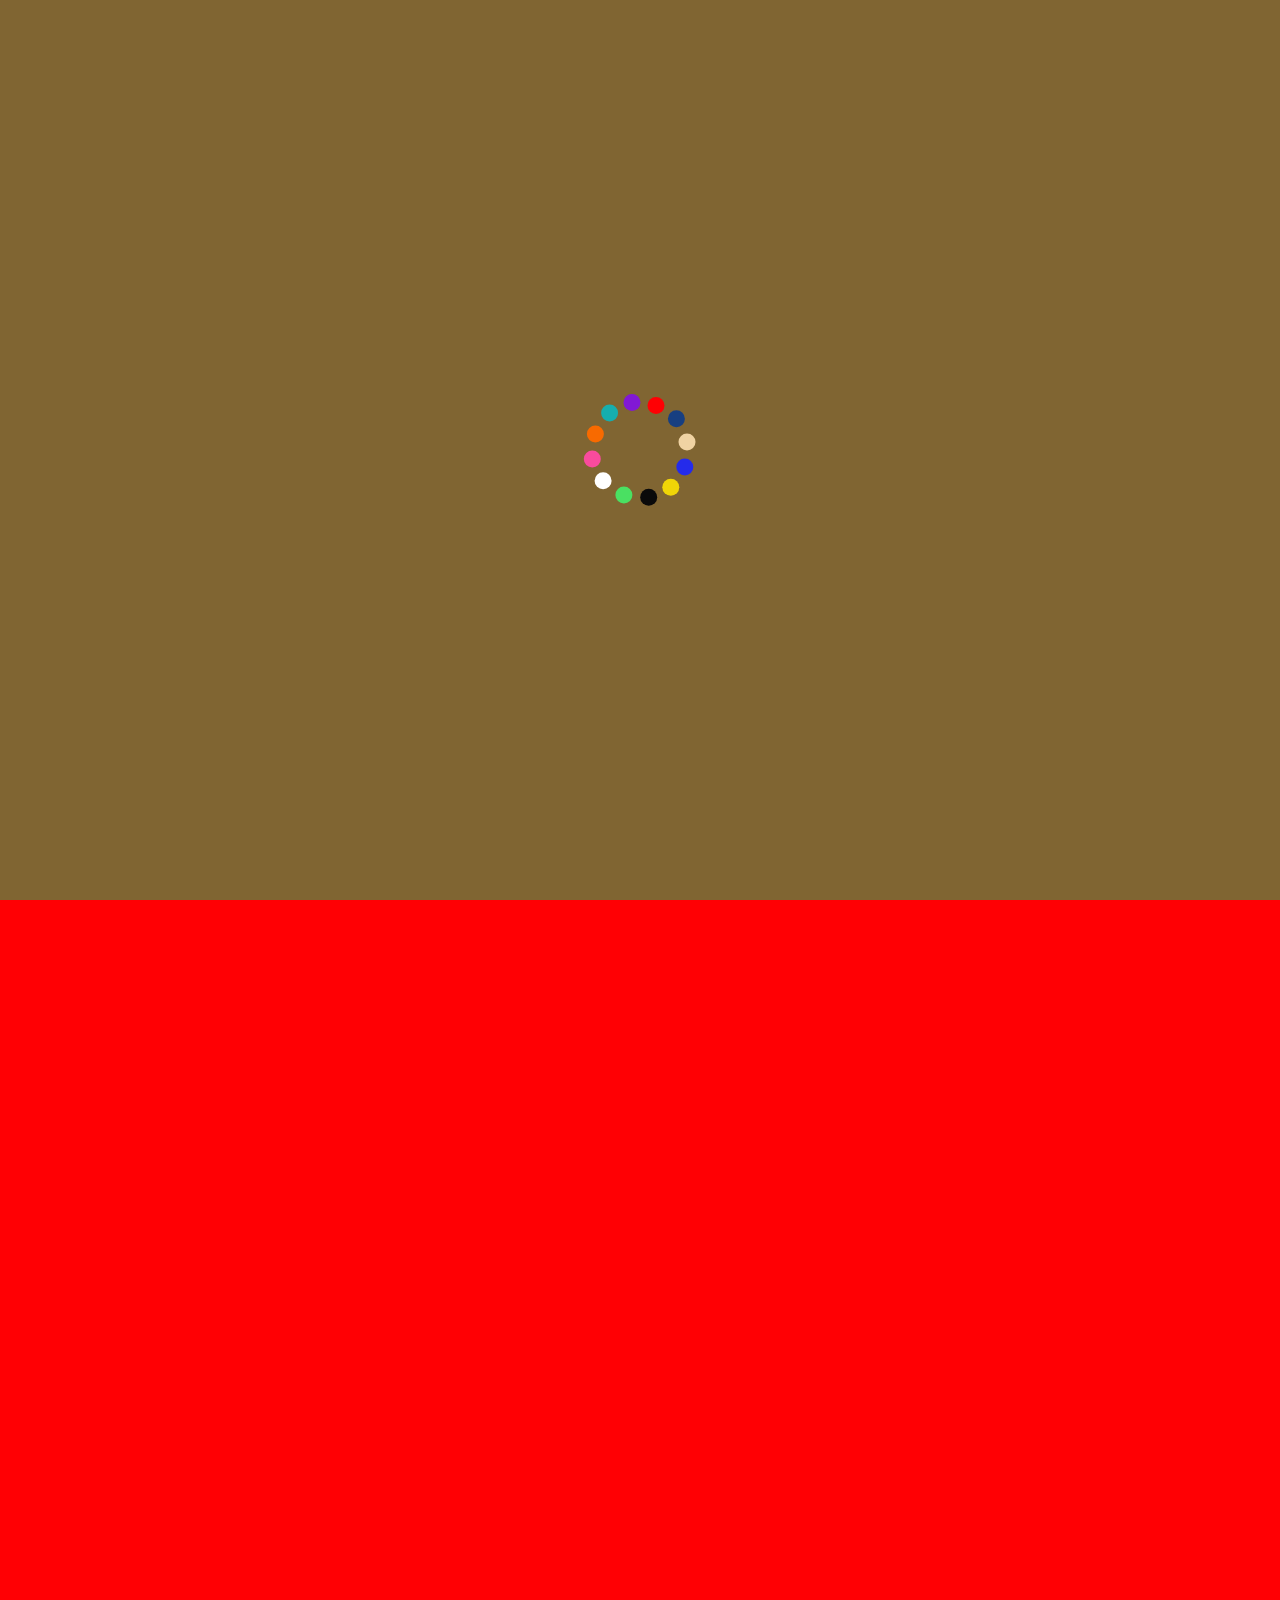
<file: index.html>
<!doctype html>
<html lang="en">
<head>
<meta charset="utf-8">
<meta name="viewport" content="width=device-width, initial-scale=1">
<meta name="theme-color" content="#ff5959">
<title>Shake&amp;Settle</title>
<meta name="description" content="A library of free browser tools to design, preview and export seamless looping videos.">
<script src="shared/palette.js"></script>
<link rel="stylesheet" href="shared/theme.css">
<link rel="stylesheet" href="shared/landing.css">
<link rel="icon" type="image/png" sizes="32x32" href="shared/favicon-32.png">
<link rel="icon" type="image/svg+xml" href="shared/favicon.svg">
<link rel="apple-touch-icon" href="shared/site-icon-180.png">
</head>
<body class="landing">
<div class="shell">
  <aside class="side" aria-label="Introduction and palette">
    <header class="side__head">
      <div class="head__logo"><svg viewBox="0 0 26 34" fill="none" aria-hidden="true" focusable="false" xmlns="http://www.w3.org/2000/svg"><path d="M4.47199 18.8558C4.61387 19.3509 4.82348 19.7448 5.10081 20.0374C5.37815 20.33 5.69276 20.545 6.04465 20.6823C6.40636 20.8019 6.80241 20.8595 7.23281 20.8553C7.65926 20.8372 8.08567 20.7671 8.51205 20.645C8.80088 20.5622 9.10443 20.4529 9.4227 20.317C9.73704 20.1674 10.0189 19.9825 10.2683 19.7622C10.5178 19.5419 10.7052 19.2872 10.8308 18.9982C10.9524 18.6955 10.96 18.3584 10.8536 17.9871C10.7393 17.5882 10.516 17.3024 10.1837 17.1297C9.86523 16.9531 9.47602 16.8414 9.01611 16.7946C8.55619 16.7478 8.04717 16.7373 7.48905 16.7633C6.93093 16.7893 6.36199 16.8035 5.78223 16.8059C5.19266 16.826 4.60896 16.8147 4.03113 16.7719C3.44936 16.7154 2.90684 16.588 2.40357 16.3899C1.9003 16.1918 1.45101 15.8964 1.05568 15.5037C0.670163 15.0932 0.380845 14.551 0.187724 13.8771C-0.0290446 13.1206 -0.0580829 12.422 0.100609 11.7812C0.269113 11.1227 0.561484 10.5328 0.977721 10.0117C1.39396 9.49059 1.90656 9.04603 2.51551 8.67805C3.12446 8.31007 3.75904 8.03149 4.41923 7.84231C5.18945 7.6216 5.95091 7.50014 6.7036 7.47794C7.4661 7.43804 8.17761 7.53183 8.83812 7.75929C9.49863 7.98675 10.0738 8.35774 10.5635 8.87227C11.0631 9.3691 11.4351 10.0439 11.6794 10.8966L8.54351 11.7952C8.38988 11.363 8.18916 11.0261 7.94134 10.7846C7.70728 10.5391 7.43595 10.3713 7.12733 10.2811C6.8187 10.1909 6.48262 10.1607 6.11906 10.1905C5.76926 10.2163 5.39492 10.2864 4.99606 10.4007C4.73473 10.4756 4.48129 10.5779 4.23573 10.7078C3.99017 10.8377 3.77706 11.003 3.59641 11.2036C3.42952 11.4003 3.30686 11.6214 3.22844 11.8672C3.15001 12.1129 3.15613 12.3939 3.24678 12.7103C3.32954 12.9991 3.45156 13.2171 3.61283 13.3644C3.7741 13.5117 4.03458 13.6156 4.39427 13.6763C4.76772 13.733 5.25808 13.7562 5.86535 13.7459C6.48637 13.7317 7.29114 13.7094 8.27965 13.6792C8.5705 13.6554 8.97829 13.6501 9.50303 13.6635C10.0376 13.6591 10.5909 13.7462 11.1629 13.9246C11.735 14.103 12.2698 14.4111 12.7673 14.849C13.2747 15.2692 13.6466 15.8919 13.8831 16.7171C14.0762 17.391 14.1249 18.0543 14.0291 18.7068C13.9333 19.3594 13.6852 19.9737 13.2847 20.5499C12.894 21.1083 12.3471 21.6148 11.6439 22.0693C10.9544 22.5199 10.1076 22.8891 9.1036 23.1768C8.29211 23.4093 7.4717 23.5328 6.64236 23.5472C5.83071 23.5714 5.06809 23.4551 4.35449 23.1982C3.65464 22.9373 3.03821 22.5261 2.50518 21.9644C1.97215 21.4027 1.58245 20.6661 1.33608 19.7544L4.47199 18.8558Z" fill="currentColor"/><path d="M21.6071 0.285659C22.1567 0.490158 22.6391 0.752819 23.0535 1.07485C23.4814 1.40194 23.815 1.77871 24.0539 2.20343C24.311 2.61955 24.4608 3.0794 24.5024 3.58308C24.5573 4.09201 24.4792 4.62855 24.2697 5.19176C23.9554 6.03638 23.4431 6.65465 22.7325 7.04664C22.0353 7.44368 21.2522 7.70164 20.3835 7.82115L21.3884 10.7832C21.6356 10.5699 21.8523 10.3375 22.0375 10.0858C22.2276 9.82084 22.3971 9.54779 22.5471 9.26784L25.0211 10.1882C24.7146 10.8068 24.3354 11.376 23.883 11.8946C23.4307 12.413 22.9082 12.8525 22.3165 13.2123L23.969 17.6968L20.4689 16.3948L19.8334 14.5319C19.0473 14.8806 18.273 15.0739 17.5111 15.1111C16.7629 15.1532 15.9799 15.0218 15.1621 14.7176C14.5184 14.4782 13.9428 14.1579 13.436 13.7556C12.9428 13.3585 12.5557 12.9014 12.2747 12.3848C11.9987 11.8547 11.8373 11.2827 11.7905 10.6699C11.7487 10.0438 11.8546 9.38838 12.109 8.70452C12.2985 8.19511 12.5581 7.76511 12.8869 7.41433C13.2209 7.05007 13.5977 6.75481 14.0174 6.52931C14.4555 6.2954 14.9192 6.11666 15.4078 5.99313C15.8964 5.86963 16.3864 5.78488 16.8769 5.73838C16.6626 5.12446 16.5084 4.53301 16.4148 3.96397C16.3346 3.39991 16.4114 2.80249 16.6458 2.17231C16.8303 1.67615 17.0985 1.26392 17.4493 0.936454C17.8134 0.614142 18.2223 0.377471 18.6755 0.225603C19.1338 0.0603229 19.6116 -0.0146928 20.1089 0.0023738C20.6247 0.0110623 21.1243 0.106077 21.6071 0.285659ZM17.6968 8.1502C17.4023 8.16269 17.1068 8.1974 16.8107 8.25506C16.5145 8.31278 16.2342 8.40759 15.9716 8.5389C15.7092 8.67018 15.4729 8.83416 15.2625 9.03054C15.0655 9.232 14.9119 9.48015 14.8022 9.77515C14.7074 10.0299 14.669 10.2979 14.6864 10.5792C14.7223 10.8519 14.8015 11.1103 14.9243 11.3543C15.0522 11.5851 15.2174 11.7997 15.4188 11.9967C15.6386 12.1853 15.8827 12.3298 16.1508 12.4295C16.6602 12.619 17.1451 12.6691 17.6053 12.5809C18.084 12.4842 18.561 12.3104 19.036 12.0597L17.6968 8.1502ZM21.0374 2.24829C20.6888 2.11859 20.342 2.12741 19.9974 2.27401C19.6578 2.4072 19.4177 2.66144 19.2781 3.0369C19.1086 3.49268 19.0851 3.9263 19.2067 4.3378C19.3284 4.74943 19.4608 5.17286 19.6043 5.60787C20.1013 5.50274 20.5458 5.35512 20.9371 5.16488C21.3417 4.97958 21.6413 4.62482 21.8358 4.10194C21.9752 3.72678 21.961 3.35542 21.7928 2.98776C21.6379 2.62488 21.3859 2.37802 21.0374 2.24829Z" fill-rule="evenodd" clip-rule="evenodd" fill="currentColor"/><path d="M13.9168 25.5301C13.6432 25.9665 13.4902 26.3856 13.4577 26.7875C13.4253 27.1893 13.4756 27.567 13.6085 27.9206C13.7612 28.2696 13.9829 28.6028 14.2736 28.9202C14.572 29.2255 14.909 29.4959 15.2848 29.7315C15.5394 29.8911 15.8235 30.044 16.1372 30.19C16.4586 30.3239 16.7845 30.4101 17.1151 30.4485C17.4456 30.4869 17.7604 30.4562 18.0593 30.3566C18.3658 30.2448 18.6216 30.0252 18.8269 29.698C19.0473 29.3464 19.1107 28.9893 19.0172 28.6267C18.9358 28.2717 18.7589 27.9075 18.4865 27.534C18.214 27.1606 17.8817 26.7749 17.4894 26.377C17.0972 25.979 16.7065 25.5652 16.3174 25.1355C15.9085 24.7102 15.527 24.2683 15.1727 23.8098C14.8261 23.3392 14.5584 22.8505 14.3695 22.3436C14.1807 21.8368 14.1003 21.3051 14.1284 20.7486C14.1762 20.1875 14.3863 19.61 14.7588 19.016C15.1768 18.3493 15.6772 17.8609 16.26 17.5509C16.8626 17.2363 17.4968 17.0598 18.1626 17.0213C18.8284 16.9828 19.5017 17.0672 20.1823 17.2744C20.863 17.4817 21.4942 17.7677 22.0761 18.1325C22.7549 18.5581 23.354 19.0435 23.8734 19.5887C24.4126 20.1294 24.8182 20.7215 25.0902 21.3649C25.3623 22.0083 25.4705 22.6841 25.4149 23.3923C25.379 24.096 25.1255 24.8236 24.6542 25.5751L21.8905 23.8422C22.1094 23.4391 22.226 23.0647 22.2401 22.7189C22.2664 22.3808 22.21 22.0667 22.0709 21.7769C21.9318 21.487 21.7297 21.2168 21.4646 20.9661C21.2117 20.7231 20.9095 20.4914 20.5579 20.271C20.3276 20.1266 20.0821 20.0064 19.8214 19.9105C19.5607 19.8146 19.2953 19.7664 19.0254 19.766C18.7676 19.7733 18.521 19.8298 18.2858 19.9356C18.0506 20.0414 17.8456 20.2337 17.6708 20.5125C17.5111 20.7671 17.4304 21.0036 17.4286 21.222C17.4268 21.4403 17.5235 21.7036 17.7187 22.0118C17.926 22.3275 18.2363 22.7079 18.6497 23.1528C19.0752 23.6054 19.6295 24.1893 20.3124 24.9046C20.5245 25.1051 20.8008 25.405 21.1415 25.8044C21.5019 26.1992 21.8068 26.669 22.0562 27.2139C22.3057 27.7587 22.4337 28.3625 22.4404 29.0252C22.4667 29.6835 22.2519 30.3762 21.7959 31.1035C21.4234 31.6975 20.9625 32.1769 20.4129 32.5416C19.8634 32.9063 19.2405 33.1321 18.5443 33.2191C17.8677 33.3015 17.1255 33.233 16.3174 33.0134C15.5215 32.8015 14.6811 32.4181 13.7962 31.8632C13.081 31.4148 12.441 30.8869 11.8762 30.2794C11.3159 29.6917 10.893 29.0465 10.6073 28.344C10.3338 27.649 10.228 26.9155 10.2897 26.1437C10.3515 25.3718 10.6393 24.5897 11.153 23.7972L13.9168 25.5301Z" fill="currentColor"/></svg></div>
      <h1 class="head__title"><span>Shake&amp;Settle</span></h1>
    </header>
    <div class="side__mid">
      <div class="mid__text">
        <p class="small head__a">A library of browser-based tools to design, preview and export seamless looping videos. Free to use, with no account and nothing to install.</p>
        <p class="small head__b">Contact me for any suggestion or improvement. I build and maintain it all, so enjoy exploring!</p>
        <p class="head__c" aria-hidden="true">↓</p>
      </div>
    </div>
    <!-- Each dot is one palette. --x/--y = position in the free area of the panel (percent); --mx/--my = same on small screens. -->
    <div class="dots" id="dots" role="radiogroup" aria-label="Color palette">
      <button class="dot" role="radio" data-p="red" aria-label="Red" style="--x:9.35%;--y:9.56%;--mx:8.33%;--my:12.59%"></button>
      <button class="dot" role="radio" data-p="purple" aria-label="Purple" style="--x:36.61%;--y:19.31%;--mx:39.87%;--my:20.63%"></button>
      <button class="dot" role="radio" data-p="teal" aria-label="Teal" style="--x:86.95%;--y:7.19%;--mx:77.31%;--my:10.27%"></button>
      <button class="dot" role="radio" data-p="orange" aria-label="Orange" style="--x:87.18%;--y:26.44%;--mx:96.79%;--my:27.95%"></button>
      <button class="dot" role="radio" data-p="pink" aria-label="Pink" style="--x:41.22%;--y:69.56%;--mx:50.13%;--my:71.88%"></button>
      <button class="dot" role="radio" data-p="white" aria-label="White" style="--x:15.13%;--y:33.19%;--mx:11.41%;--my:34.38%"></button>
      <button class="dot" role="radio" data-p="green" aria-label="Green" style="--x:68.02%;--y:37.94%;--mx:60.64%;--my:35.27%"></button>
      <button class="dot" role="radio" data-p="black" aria-label="Black" style="--x:68.02%;--y:77.06%;--mx:62.18%;--my:86.16%"></button>
      <button class="dot" role="radio" data-p="yellow" aria-label="Yellow" style="--x:14.67%;--y:61.44%;--mx:17.31%;--my:67.77%"></button>
      <button class="dot" role="radio" data-p="blue" aria-label="Blue" style="--x:10.97%;--y:84.44%;--mx:15.77%;--my:90.46%"></button>
      <button class="dot" role="radio" data-p="sand" aria-label="Sand" style="--x:89.26%;--y:86.81%;--mx:87.31%;--my:91.88%"></button>
      <button class="dot" role="radio" data-p="midnight" aria-label="Midnight" style="--x:88.34%;--y:64.31%;--mx:84.49%;--my:64.38%"></button>
    </div>
    <footer id="credits" class="credits"></footer>
  </aside>
  <main id="tools" class="tools" aria-label="Tools"></main>
</div>
<script src="shared/landing.js"></script>
<script src="shared/credits.js"></script>
<script src="shared/leave.js"></script>
<script src="shared/smooth-scroll.js"></script>
</body>
</html>
</file>
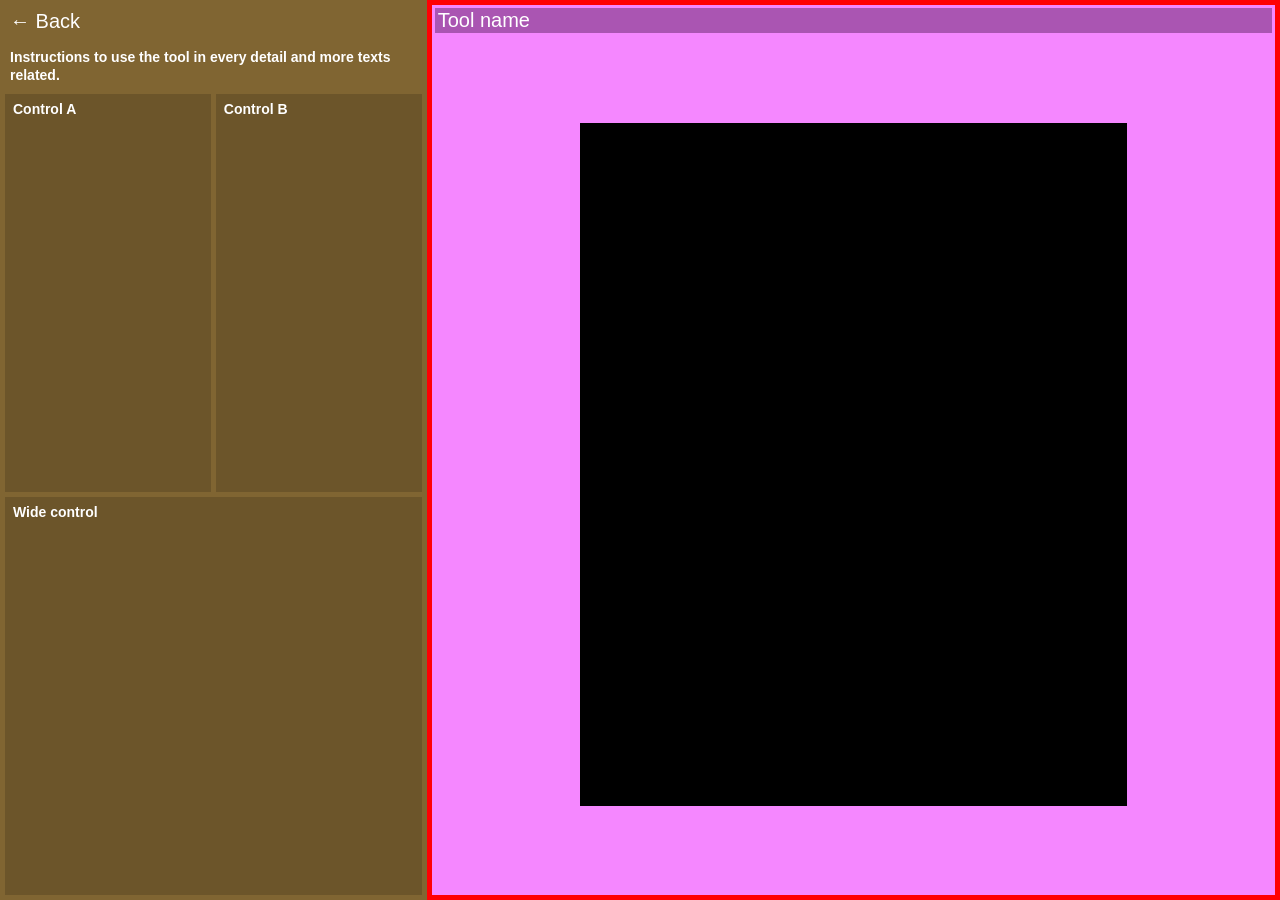
<file: tools/_template/index.html>
<!doctype html>
<html lang="en" class="is-tool" data-card="1">
<head>
<meta charset="utf-8">
<meta name="viewport" content="width=device-width, initial-scale=1">
<meta name="theme-color" content="#ff5959">
<script src="../../shared/palette.js"></script>
<title>Tool name — Shake &amp; Settle</title>
<link rel="stylesheet" href="../../shared/theme.css">
<link rel="stylesheet" href="../../shared/tool.css">
<link rel="icon" type="image/png" sizes="32x32" href="../../shared/favicon-32.png">
<link rel="icon" type="image/svg+xml" href="../../shared/favicon.svg">
<link rel="apple-touch-icon" href="../../shared/site-icon-180.png">
</head>
<body class="toolpage">
<header class="toolhead">
  <div class="toolhead__side">
    <a class="title back" href="../../">← Back</a>
    <p class="small instructions">Instructions to use the tool in every detail and more texts related.</p>
  </div>
  <h1 class="title toolhead__title"></h1>
</header>
<div class="toolgrid grid6">
  <aside class="menu" aria-label="Controls">
    <!-- Each control group is a .block (add .full for a full-width one). -->
    <div class="block"><label>Control A</label></div>
    <div class="block"><label>Control B</label></div>
    <div class="block full"><label>Wide control</label></div>
  </aside>
  <section class="stage" aria-label="Artwork">
    <!-- --ar = width / height of the real artwork frame (4:5 = 0.8). Change it from JS for other ratios. -->
    <div class="artwork" id="artwork" style="--ar:0.8"></div>
  </section>
</div>
<script src="../../shared/tool.js"></script>
<script src="../../shared/leave.js"></script>
<script src="../../shared/smooth-scroll.js"></script>
</body>
</html>
</file>
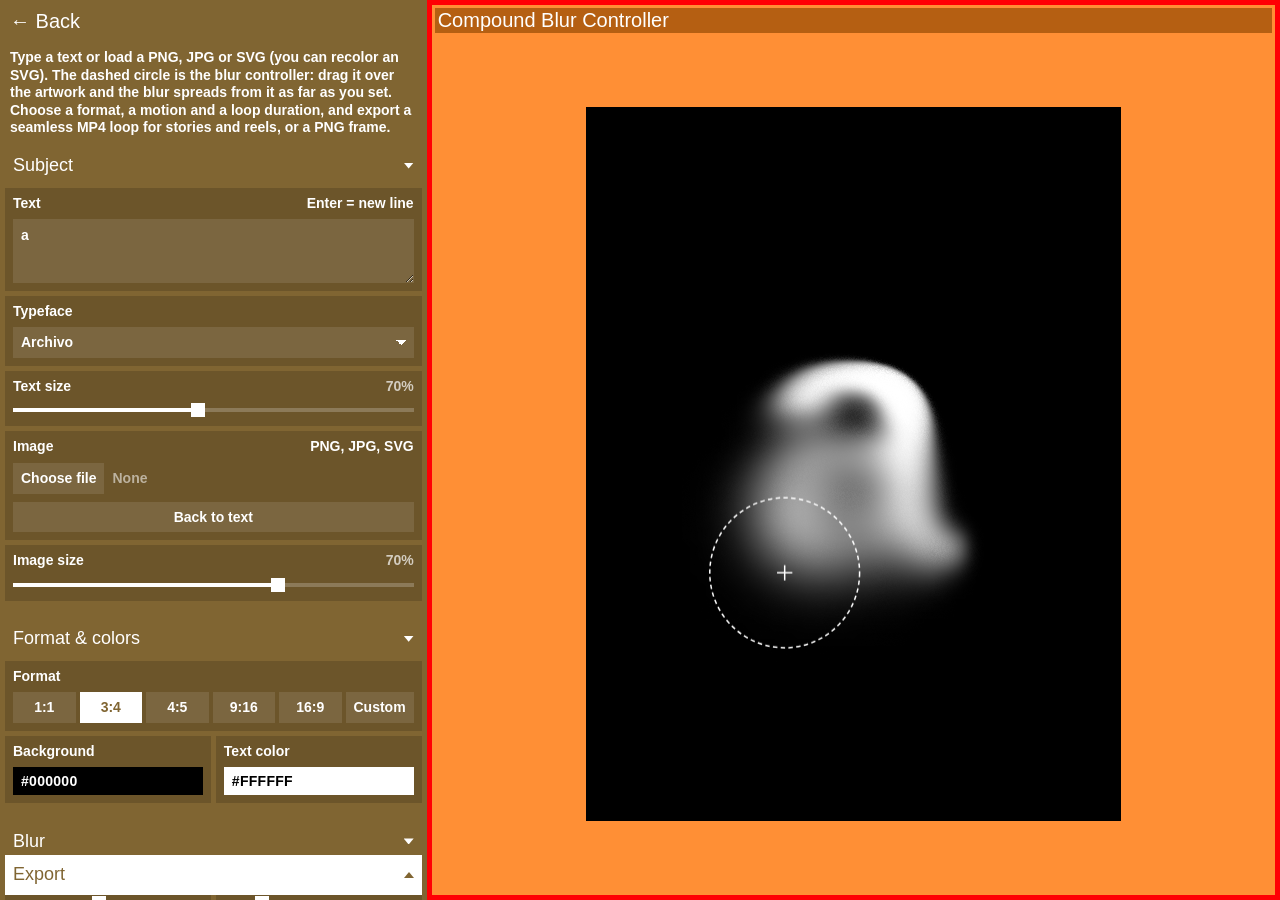
<file: tools/compound-blur/index.html>
<!doctype html>
<html lang="en" class="is-tool" data-card="5">
<head>
<meta charset="utf-8">
<meta name="viewport" content="width=device-width, initial-scale=1">
<meta name="theme-color" content="#ff5959">
<script src="../../shared/palette.js"></script>
<title>Compound Blur Controller — Shake &amp; Settle</title>
<link rel="icon" type="image/png" sizes="32x32" href="../../shared/favicon-32.png">
<link rel="icon" type="image/svg+xml" href="../../shared/favicon.svg">
<link rel="apple-touch-icon" href="../../shared/site-icon-180.png">
<link rel="stylesheet" href="../../shared/theme.css">
<link rel="stylesheet" href="../../shared/tool.css">
<link rel="stylesheet" href="../../shared/tool-controls.css">
<link rel="stylesheet" href="style.css">
</head>
<body class="toolpage">
<header class="toolhead">
  <div class="toolhead__side">
    <a class="title back" href="../../">← Back</a>
    <p class="small instructions">Type a text or load a PNG, JPG or SVG (you can recolor an SVG). The dashed circle is the blur controller: drag it over the artwork and the blur spreads from it as far as you set. Choose a format, a motion and a loop duration, and export a seamless MP4 loop for stories and reels, or a PNG frame.</p>
  </div>
  <h1 class="title toolhead__title"></h1>
</header>

<div class="toolgrid grid6">
  <aside class="menu" aria-label="Controls">
    <div class="block full" data-sec="Subject" data-open><div class="t">Text <span>Enter = new line</span></div><textarea id="text" data-k="text" rows="2">a</textarea></div>
    <div class="block full"><div class="t">Typeface</div><select id="font" data-k="font"></select></div>
    <div class="block full"><div class="t">Text size <output></output></div><input type="range" id="tsize" data-k="tsize" min="10" max="140"></div>
    <div class="block full"><div class="t">Image <span>PNG, JPG, SVG</span></div>
      <input type="file" id="imgfile" accept=".png,.jpg,.jpeg,.svg,image/png,image/jpeg,image/svg+xml" aria-label="Image">
      <button type="button" class="btn" id="useText">Back to text</button></div>
    <div class="block full"><div class="t">Image size <output></output></div><input type="range" id="isize" data-k="isize" min="10" max="100"></div>
    <div class="block full" id="svgBlock" hidden><div class="t">SVG colors <span>click one to change it</span></div>
      <div class="svgcols" id="svgList"></div>
      <div class="pair"><input type="color" id="svgAll" value="#ffffff" aria-label="One color for the whole SVG"><button type="button" class="btn" id="svgApply">Apply to all</button></div>
      <div class="btns fill"><button type="button" id="svgReset">Reset colors</button></div></div>

    <div class="block full" data-sec="Format &amp; colors" data-open><div class="t">Format</div>
      <div class="btns fill" id="ratios"><button data-r="1:1">1:1</button><button data-r="3:4" class="on">3:4</button><button data-r="4:5">4:5</button><button data-r="9:16">9:16</button><button data-r="16:9">16:9</button><button data-r="custom">Custom</button></div></div>
    <div class="block full" id="customSize" hidden><div class="t">Custom size (px)</div><div class="sizerow"><input type="number" id="cw" min="64" max="4096" step="2" value="1080" inputmode="numeric" aria-label="Width in pixels"><span aria-hidden="true">×</span><input type="number" id="ch" min="64" max="4096" step="2" value="1350" inputmode="numeric" aria-label="Height in pixels"></div><div class="note">Exported at exactly this size (even numbers, 64 to 4096 px). Quality is not used here.</div></div>
    <div class="block"><div class="t">Background</div><input type="color" id="bg" data-k="bg"></div>
    <div class="block"><div class="t">Text color</div><input type="color" id="tc" data-k="tc"></div>

    <div class="block" data-sec="Blur" data-open><div class="t">Blur amount <output></output></div><input type="range" id="amount" data-k="amount" min="0" max="100"></div>
    <div class="block"><div class="t">Core size <output></output></div><input type="range" id="radius" data-k="radius" min="0" max="80"></div>
    <div class="block full"><div class="t">Spread <output></output></div><input type="range" id="spread" data-k="spread" min="0" max="400"></div>
    <div class="block"><div class="t">Falloff <output></output></div><input type="range" id="falloff" data-k="falloff" min="0.3" max="3" step="0.05"></div>
    <div class="block"><div class="t">Grain <output></output></div><input type="range" id="grain" data-k="grain" min="0" max="10" step="0.5"></div>
    <div class="block"><label class="chk"><input type="checkbox" id="invert" data-k="invert">Sharp inside, blur outside</label></div>
    <div class="block"><label class="chk"><input type="checkbox" id="guide" data-k="guide">Show controller</label></div>

    <div class="block full" data-sec="Motion" data-open><div class="t">Motion</div>
      <select id="mode" data-k="mode">
        <option value="still">Still</option>
        <option value="orbit">Orbit</option>
        <option value="eight">Figure eight</option>
        <option value="sweep">Sweep</option>
        <option value="pendulum">Pendulum</option>
        <option value="wander">Wander</option>
        <option value="breathe">Breathe</option>
        <option value="focus">Rack focus</option>
      </select></div>
    <div class="block"><div class="t">Direction</div><select id="dir" data-k="dir"><option value="1">Clockwise</option><option value="-1">Counter-clockwise</option></select></div>
    <div class="block"><div class="t">Path size <output></output></div><input type="range" id="amp" data-k="amp" min="0" max="60"></div>
    <div class="block full"><div class="t">Loop duration <output></output></div><input type="range" id="T" data-k="T" min="2" max="20" step="0.5"></div>
    <div class="block"><div class="t">Radius pulse <output></output></div><input type="range" id="pulseR" data-k="pulseR" min="0" max="100"></div>
    <div class="block"><div class="t">Blur pulse <output></output></div><input type="range" id="pulseB" data-k="pulseB" min="0" max="100"></div>
    <div class="block full"><div class="btns fill"><button type="button" id="rand">Random motion</button><button type="button" id="play">Pause</button></div></div>

    <div class="block" data-sec="Export"><div class="t">Quality</div>
      <select id="quality" data-k="quality" aria-label="Quality (short side)"><option value="1080" selected>1080 · Full HD</option><option value="1440">1440 · 2K</option></select></div>
    <div class="block"><div class="t">Frame rate</div>
      <select id="fps" aria-label="Frame rate"><option value="60" selected>60 fps · as preview</option><option value="30">30 fps · lighter</option></select></div>
    <div class="block full">
      <button type="button" class="btn solid" id="vid">Export loop (MP4)</button>
      <div class="btns fill"><button type="button" id="png">PNG · this frame</button></div>
      <div class="note" id="status"></div>
      <div class="note" id="specs"></div>
    </div>
  </aside>

  <section class="stage" aria-label="Artwork">
    <div class="artwork" id="art" style="--ar:.75"><canvas id="cv"></canvas><canvas class="guide" id="guideCv"></canvas></div>
  </section>
</div>

<script src="../../shared/tool.js"></script>
<script src="../../shared/persist.js"></script>
<script src="../../shared/vendor/mp4-muxer-5.1.3.js"></script>
<script src="../../shared/video-export.js"></script>
<script src="blur.js"></script>
<script src="../../shared/leave.js"></script>
<script src="../../shared/smooth-scroll.js"></script>
</body>
</html>
</file>
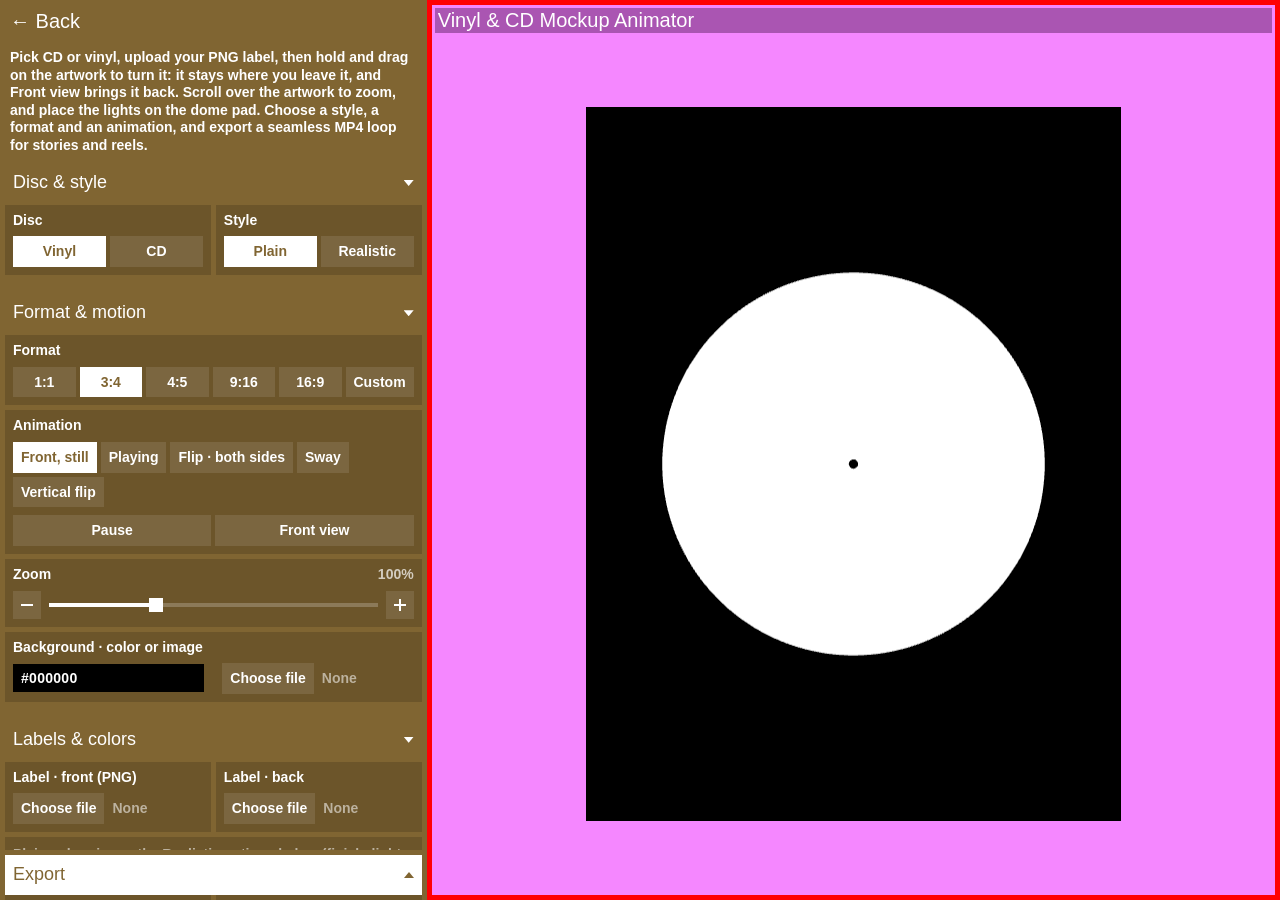
<file: tools/disc-spin/index.html>
<!doctype html>
<html lang="en" class="is-tool" data-card="1">
<head>
<meta charset="utf-8">
<meta name="viewport" content="width=device-width, initial-scale=1">
<meta name="theme-color" content="#ff5959">
<script src="../../shared/palette.js"></script>
<title>Vinyl &amp; CD Mockup Animator — Shake &amp; Settle</title>
<link rel="icon" type="image/png" sizes="32x32" href="../../shared/favicon-32.png">
<link rel="icon" type="image/svg+xml" href="../../shared/favicon.svg">
<link rel="apple-touch-icon" href="../../shared/site-icon-180.png">
<link rel="stylesheet" href="../../shared/theme.css">
<link rel="stylesheet" href="../../shared/tool.css">
<link rel="stylesheet" href="../../shared/tool-controls.css">
<link rel="stylesheet" href="style.css">
</head>
<body class="toolpage">
<header class="toolhead">
  <div class="toolhead__side">
    <a class="title back" href="../../">← Back</a>
    <p class="small instructions">Pick CD or vinyl, upload your PNG label, then hold and drag on the artwork to turn it: it stays where you leave it, and Front view brings it back. Scroll over the artwork to zoom, and place the lights on the dome pad. Choose a style, a format and an animation, and export a seamless MP4 loop for stories and reels.</p>
  </div>
  <h1 class="title toolhead__title"></h1>
</header>

<div class="toolgrid grid6">
  <aside class="menu" aria-label="Controls">

    <div class="block" data-sec="Disc &amp; style" data-open>
      <div class="t">Disc</div>
      <div class="btns fill"><button id="tVN" class="on">Vinyl</button><button id="tCD">CD</button></div>
    </div>

    <div class="block">
      <div class="t">Style</div>
      <div class="btns fill"><button id="sPlain" class="on">Plain</button><button id="sReal">Realistic</button></div>
    </div>

    <div class="block full" data-sec="Format &amp; motion" data-open>
      <div class="t">Format</div>
      <div class="btns fill" id="ratios">
        <button data-r="1:1">1:1</button><button data-r="3:4" class="on">3:4</button><button data-r="4:5">4:5</button><button data-r="9:16">9:16</button><button data-r="16:9">16:9</button><button data-r="custom">Custom</button>
      </div>
    </div>
    <div class="block full" id="customSize" hidden><div class="t">Custom size (px)</div><div class="sizerow"><input type="number" id="cw" min="64" max="4096" step="2" value="1080" inputmode="numeric" aria-label="Width in pixels"><span aria-hidden="true">×</span><input type="number" id="ch" min="64" max="4096" step="2" value="1350" inputmode="numeric" aria-label="Height in pixels"></div><div class="note">Exported at exactly this size (even numbers, 64 to 4096 px). Quality is not used here.</div></div>

    <div class="block full">
      <div class="t">Animation</div>
      <div class="btns" id="anims">
        <button data-a="frontal" class="on">Front, still</button><button data-a="girar">Playing</button><button data-a="volteo-y">Flip · both sides</button><button data-a="balanceo">Sway</button><button data-a="volteo-x">Vertical flip</button>
      </div>
      <div class="btns fill"><button id="pause">Pause</button><button id="center">Front view</button></div>
    </div>

    <div class="block full"><div class="t">Zoom <output id="zv">100%</output></div><div class="zrow"><button id="zOut" class="zb zb--minus" aria-label="Smaller"></button><input type="range" id="zoom" min="0.3" max="2.5" step="0.01" value="1"><button id="zIn" class="zb zb--plus" aria-label="Bigger"></button></div></div>

    <div class="block full"><div class="t">Background · color or image</div><div class="pair"><input type="color" id="bg" value="#000000"><input type="file" id="bgImg" accept="image/png,image/jpeg,image/webp" aria-label="Background image"></div><button class="btn" id="bgClear" hidden>Remove background image</button></div>

    <div class="block" data-sec="Labels &amp; colors" data-open><div class="t">Label · front (PNG)</div><input type="file" id="fLabF" accept="image/png,image/webp,image/jpeg"></div>
    <div class="block"><div class="t">Label · back</div><input type="file" id="fLabB" accept="image/png,image/webp,image/jpeg"></div>

    <div class="block full" id="offNote" hidden><div class="note">Plain colors is on: the Realistic options below (finish, lights, wear) are switched off. Set Style to Realistic to use them.</div></div>

    <div class="group" id="optPlain">
      <div class="block"><div class="t">Disc color</div><input type="color" id="pBody" value="#ffffff"></div>
      <div class="block"><div class="t">Label color</div><input type="color" id="pLabel" value="#ffffff"></div>
    </div>

    <div class="group" id="optCD" hidden>
      <div class="block"><div class="t">Rainbow</div><input type="range" id="iri" min="0" max="1" step="0.01" value="0.9"></div>
      <div class="block"><div class="t">Plastic translucency</div><input type="range" id="trans" min="0" max="0.6" step="0.01" value="0.3"></div>
    </div>

    <div class="group" id="optVN">
      <div class="block"><div class="t">Vinyl color</div><input type="color" id="vColor" value="#17171c"></div>
      <div class="block"><div class="t">Color 2</div><input type="color" id="vColor2" value="#e8e8e8"></div>
      <div class="block"><div class="t">Finish</div><select id="vFinish"><option value="solid">Solid</option><option value="marble">Marble</option><option value="splatter">Splatter</option><option value="half">Half &amp; half</option></select></div>
      <div class="block"><div class="t">Pattern</div><button class="btn" id="vSeed">Shuffle pattern</button></div>
      <div class="block"><div class="t">Glitter <output id="glitv">0.00</output></div><input type="range" id="glit" min="0" max="1" step="0.01" value="0"></div>
      <div class="block"><div class="t">Glitter color</div><input type="color" id="glitC" value="#fff3d1"></div>
      <div class="block"><div class="t">Transparency <output id="vtrv">0.00</output></div><input type="range" id="vTr" min="0" max="0.9" step="0.01" value="0"></div>
      <div class="block"><div class="t">Track gaps <output id="gapsv">4</output></div><input type="range" id="gaps" min="0" max="8" step="1" value="4"></div>
      <div class="block"><div class="t">Dust &amp; scratches <output id="dustv">0.50</output></div><input type="range" id="dust" min="0" max="1" step="0.01" value="0.5"></div>
      <div class="block"><div class="t">Groove texture <output id="grvv">0.50</output></div><input type="range" id="grv" min="0" max="1" step="0.01" value="0.5"></div>
      <div class="block"><div class="t">Label paper <output id="lpv">0.45</output></div><input type="range" id="lp" min="0" max="1" step="0.01" value="0.45"></div>
      <div class="block"><div class="t">Paper grain size <output id="lpsv">1.0</output></div><input type="range" id="lps" min="0" max="3" step="0.5" value="1"></div>
      <div class="block full"><div class="t">Label ring width <output id="lpwv">3.0</output></div><input type="range" id="lpw" min="0.5" max="8" step="0.1" value="3"></div>
      <div class="block full"><div class="t">Reflectivity <output id="reflv">0.50</output></div><input type="range" id="refl" min="0" max="1" step="0.01" value="0.5"></div>
    </div>

    <div class="group" data-sec="Lights" id="optLights">
    <div class="block full"><div class="t">Brightness <output id="brv">1.00</output></div><input type="range" id="bright" min="0.4" max="2.2" step="0.01" value="1"></div>

    <div class="block full">
      <div class="t">Lights <output id="lhint">drag the dots</output></div>
      <div class="lightpad" id="pad" aria-label="Light positions"><span class="lp-disc"></span></div>
      <div class="btns fill" id="lsel"><button data-l="0" class="on">Light 1</button><button data-l="1">Light 2</button><button data-l="2">Light 3</button></div>
      <div class="btns fill" id="lpre"><button data-p="studio">Studio</button><button data-p="top">Top</button><button data-p="side">Side</button><button data-p="rim">Rim</button><button data-p="drama">Drama</button></div>
      <div class="lrow"><label class="chk"><input type="checkbox" id="lOn" checked>On</label><label class="chk"><input type="checkbox" id="lBack">Behind the disc</label><input type="color" id="lColor" value="#ffffff"></div>
      <div class="pair">
        <div class="cell"><div class="t">Intensity <output id="liv">1.50</output></div><input type="range" id="lInt" min="0" max="4" step="0.05" value="1.5"></div>
        <div class="cell"><div class="t">Distance <output id="ldv">7.0</output></div><input type="range" id="lDist" min="3" max="16" step="0.1" value="7"></div>
      </div>
      <div class="btns fill"><button id="aim">Place by clicking the disc</button></div>
    </div>

    </div>

    <div class="block" data-sec="Export"><div class="t">Quality</div>
      <select id="res" aria-label="Quality (short side)"><option value="1080" selected>1080 · Full HD</option><option value="1440">1440 · 2K</option></select></div>
    <div class="block"><div class="t">Frame rate</div>
      <select id="fps" aria-label="Frame rate"><option value="60" selected>60 fps · as preview</option><option value="30">30 fps · lighter</option></select></div>
    <div class="block full">
      <button class="btn solid" id="exp">Export loop (MP4)</button>
      <div class="note" id="status"></div>
      <div class="note" id="specs"></div>
    </div>
  </aside>

  <section class="stage" id="viewer" aria-label="Artwork">
    <div class="artwork interactive" id="stage" style="--ar:0.75"><canvas id="gl"></canvas></div>
  </section>
</div>

<script src="../../shared/tool.js"></script>
<script src="../../shared/vendor/three-r128.min.js"></script>
<script src="../../shared/vendor/mp4-muxer-5.1.3.js"></script>
<script src="../../shared/video-export.js"></script>
<script src="../../shared/persist.js"></script>
<script src="disc.js"></script>
<script src="../../shared/leave.js"></script>
<script src="../../shared/smooth-scroll.js"></script>
</body>
</html>
</file>
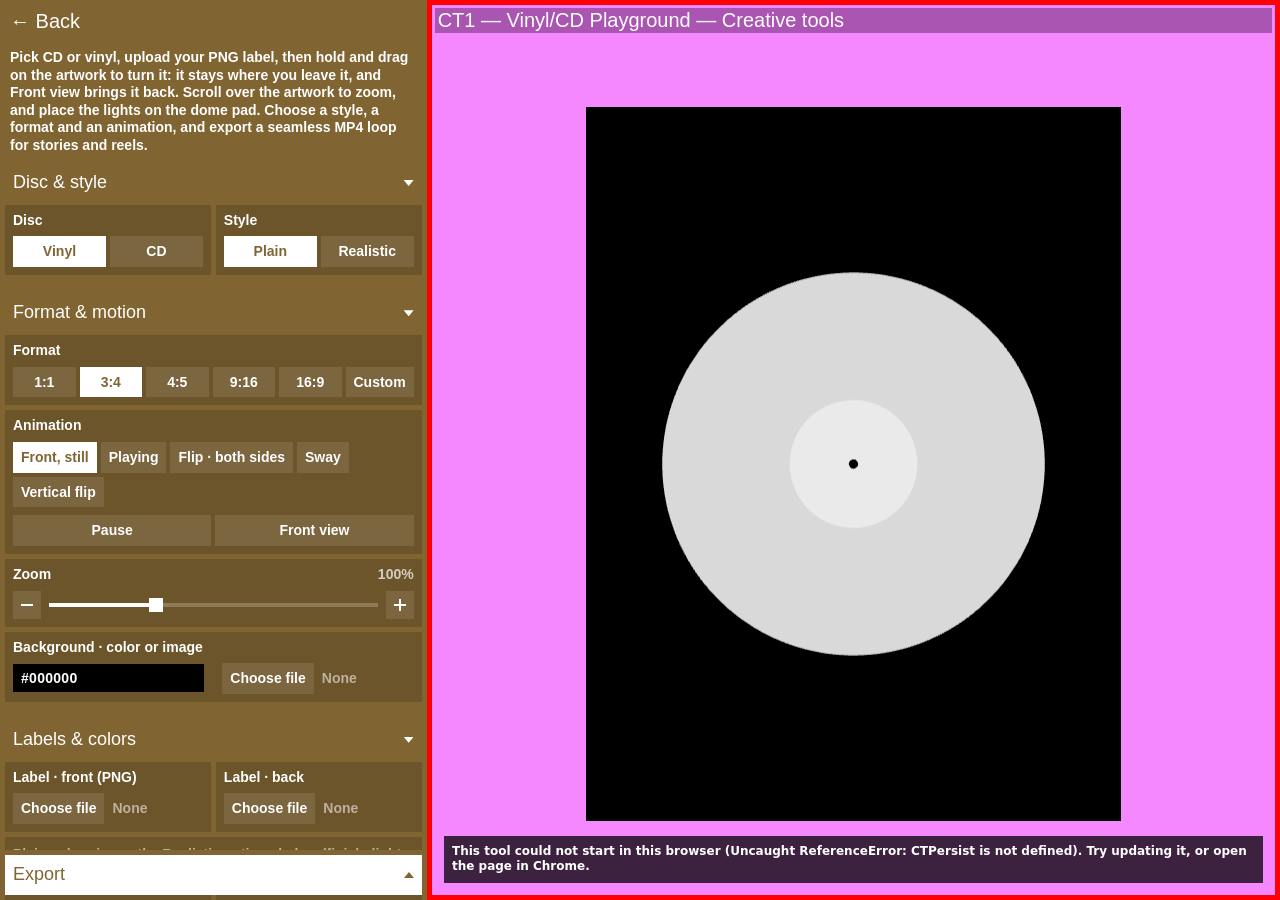
<file: tools/disc-viewer/index.html>
<!doctype html>
<html lang="en" class="is-tool" data-card="1">
<head>
<meta charset="utf-8">
<meta name="viewport" content="width=device-width, initial-scale=1">
<meta name="theme-color" content="#ff5959">
<script src="../../shared/palette.js"></script>
<title>CT1 — Vinyl/CD Playground — Creative tools</title>
<link rel="icon" type="image/png" sizes="64x64" href="../../shared/favicon-64.png">
<link rel="icon" type="image/png" sizes="32x32" href="../../shared/favicon-32.png">
<link rel="apple-touch-icon" href="../../shared/site-icon-180.png">
<link rel="stylesheet" href="../../shared/theme.css">
<link rel="stylesheet" href="../../shared/tool.css">
<link rel="stylesheet" href="../../shared/tool-controls.css">
<link rel="stylesheet" href="style.css">
</head>
<body class="toolpage">
<header class="toolhead">
  <div class="toolhead__side">
    <a class="title back" href="../../">← Back</a>
    <p class="small instructions">Pick CD or vinyl, upload your PNG label, then hold and drag on the artwork to turn it: it stays where you leave it, and Front view brings it back. Scroll over the artwork to zoom, and place the lights on the dome pad. Choose a style, a format and an animation, and export a seamless MP4 loop for stories and reels.</p>
  </div>
  <h1 class="title toolhead__title"></h1>
</header>

<div class="toolgrid grid6">
  <aside class="menu" aria-label="Controls">

    <div class="block" data-sec="Disc &amp; style" data-open>
      <div class="t">Disc</div>
      <div class="btns fill"><button id="tVN" class="on">Vinyl</button><button id="tCD">CD</button></div>
    </div>

    <div class="block">
      <div class="t">Style</div>
      <div class="btns fill"><button id="sPlain" class="on">Plain</button><button id="sReal">Realistic</button></div>
    </div>

    <div class="block full" data-sec="Format &amp; motion" data-open>
      <div class="t">Format</div>
      <div class="btns fill" id="ratios">
        <button data-r="1:1">1:1</button><button data-r="3:4" class="on">3:4</button><button data-r="4:5">4:5</button><button data-r="9:16">9:16</button><button data-r="16:9">16:9</button><button data-r="custom">Custom</button>
      </div>
    </div>
    <div class="block full" id="customSize" hidden><div class="t">Custom size (px)</div><div class="sizerow"><input type="number" id="cw" min="64" max="4096" step="2" value="1080" inputmode="numeric" aria-label="Width in pixels"><span aria-hidden="true">×</span><input type="number" id="ch" min="64" max="4096" step="2" value="1350" inputmode="numeric" aria-label="Height in pixels"></div><div class="note">Exported at exactly this size (even numbers, 64 to 4096 px). Quality is not used here.</div></div>

    <div class="block full">
      <div class="t">Animation</div>
      <div class="btns" id="anims">
        <button data-a="frontal" class="on">Front, still</button><button data-a="girar">Playing</button><button data-a="volteo-y">Flip · both sides</button><button data-a="balanceo">Sway</button><button data-a="volteo-x">Vertical flip</button>
      </div>
      <div class="btns fill"><button id="pause">Pause</button><button id="center">Front view</button></div>
    </div>

    <div class="block full"><div class="t">Zoom <output id="zv">100%</output></div><div class="zrow"><button id="zOut" class="zb zb--minus" aria-label="Smaller"></button><input type="range" id="zoom" min="0.3" max="2.5" step="0.01" value="1"><button id="zIn" class="zb zb--plus" aria-label="Bigger"></button></div></div>

    <div class="block full"><div class="t">Background · color or image</div><div class="pair"><input type="color" id="bg" value="#000000"><input type="file" id="bgImg" accept="image/png,image/jpeg,image/webp" aria-label="Background image"></div><button class="btn" id="bgClear" hidden>Remove background image</button></div>

    <div class="block" data-sec="Labels &amp; colors" data-open><div class="t">Label · front (PNG)</div><input type="file" id="fLabF" accept="image/png,image/webp,image/jpeg"></div>
    <div class="block"><div class="t">Label · back</div><input type="file" id="fLabB" accept="image/png,image/webp,image/jpeg"></div>

    <div class="block full" id="offNote" hidden><div class="note">Plain colors is on: the Realistic options below (finish, lights, wear) are switched off. Set Style to Realistic to use them.</div></div>

    <div class="group" id="optPlain">
      <div class="block"><div class="t">Disc color</div><input type="color" id="pBody" value="#d9d9d9"></div>
      <div class="block"><div class="t">Label color</div><input type="color" id="pLabel" value="#eaeaea"></div>
    </div>

    <div class="group" id="optCD" hidden>
      <div class="block"><div class="t">Rainbow</div><input type="range" id="iri" min="0" max="1" step="0.01" value="0.9"></div>
      <div class="block"><div class="t">Plastic translucency</div><input type="range" id="trans" min="0" max="0.6" step="0.01" value="0.3"></div>
    </div>

    <div class="group" id="optVN">
      <div class="block"><div class="t">Vinyl color</div><input type="color" id="vColor" value="#17171c"></div>
      <div class="block"><div class="t">Color 2</div><input type="color" id="vColor2" value="#e8e8e8"></div>
      <div class="block"><div class="t">Finish</div><select id="vFinish"><option value="solid">Solid</option><option value="marble">Marble</option><option value="splatter">Splatter</option><option value="half">Half &amp; half</option></select></div>
      <div class="block"><div class="t">Pattern</div><button class="btn" id="vSeed">Shuffle pattern</button></div>
      <div class="block"><div class="t">Glitter <output id="glitv">0.00</output></div><input type="range" id="glit" min="0" max="1" step="0.01" value="0"></div>
      <div class="block"><div class="t">Glitter color</div><input type="color" id="glitC" value="#fff3d1"></div>
      <div class="block"><div class="t">Transparency <output id="vtrv">0.00</output></div><input type="range" id="vTr" min="0" max="0.9" step="0.01" value="0"></div>
      <div class="block"><div class="t">Track gaps <output id="gapsv">4</output></div><input type="range" id="gaps" min="0" max="8" step="1" value="4"></div>
      <div class="block"><div class="t">Dust &amp; scratches <output id="dustv">0.50</output></div><input type="range" id="dust" min="0" max="1" step="0.01" value="0.5"></div>
      <div class="block"><div class="t">Groove texture <output id="grvv">0.50</output></div><input type="range" id="grv" min="0" max="1" step="0.01" value="0.5"></div>
      <div class="block"><div class="t">Label paper <output id="lpv">0.70</output></div><input type="range" id="lp" min="0" max="1" step="0.01" value="0.7"></div>
      <div class="block"><div class="t">Paper grain size <output id="lpsv">3.0</output></div><input type="range" id="lps" min="0.5" max="10" step="0.5" value="3"></div>
      <div class="block full"><div class="t">Reflectivity <output id="reflv">0.50</output></div><input type="range" id="refl" min="0" max="1" step="0.01" value="0.5"></div>
    </div>

    <div class="group" data-sec="Lights" id="optLights">
    <div class="block full"><div class="t">Brightness <output id="brv">1.00</output></div><input type="range" id="bright" min="0.4" max="2.2" step="0.01" value="1"></div>

    <div class="block full">
      <div class="t">Lights <output id="lhint">drag the dots</output></div>
      <div class="lightpad" id="pad" aria-label="Light positions"><span class="lp-disc"></span></div>
      <div class="btns fill" id="lsel"><button data-l="0" class="on">Light 1</button><button data-l="1">Light 2</button><button data-l="2">Light 3</button></div>
      <div class="btns fill" id="lpre"><button data-p="studio">Studio</button><button data-p="top">Top</button><button data-p="side">Side</button><button data-p="rim">Rim</button><button data-p="drama">Drama</button></div>
      <div class="lrow"><label class="chk"><input type="checkbox" id="lOn" checked>On</label><label class="chk"><input type="checkbox" id="lBack">Behind the disc</label><input type="color" id="lColor" value="#ffffff"></div>
      <div class="pair">
        <div class="cell"><div class="t">Intensity <output id="liv">1.50</output></div><input type="range" id="lInt" min="0" max="4" step="0.05" value="1.5"></div>
        <div class="cell"><div class="t">Distance <output id="ldv">7.0</output></div><input type="range" id="lDist" min="3" max="16" step="0.1" value="7"></div>
      </div>
      <div class="btns fill"><button id="aim">Place by clicking the disc</button></div>
    </div>

    </div>

    <div class="block" data-sec="Export"><div class="t">Quality</div>
      <select id="res" aria-label="Quality (short side)"><option value="1080" selected>1080 · Full HD</option><option value="1440">1440 · 2K</option></select></div>
    <div class="block"><div class="t">Frame rate</div>
      <select id="fps" aria-label="Frame rate"><option value="60" selected>60 fps · as preview</option><option value="30">30 fps · lighter</option></select></div>
    <div class="block full">
      <button class="btn solid" id="exp">Export loop (MP4)</button>
      <div class="note" id="status"></div>
      <div class="note" id="specs"></div>
    </div>
  </aside>

  <section class="stage" id="viewer" aria-label="Artwork">
    <div class="artwork interactive" id="stage" style="--ar:0.75"><canvas id="gl"></canvas></div>
  </section>
</div>

<script src="../../shared/tool.js"></script>
<script src="../../shared/vendor/three-r128.min.js"></script>
<script src="../../shared/vendor/mp4-muxer-5.1.3.js"></script>
<script src="../../shared/video-export.js"></script>
<script src="../../shared/persist.js"></script>
<script src="disc.js"></script>
<script src="../../shared/leave.js"></script>
<script src="../../shared/smooth-scroll.js"></script>
</body>
</html>
</file>
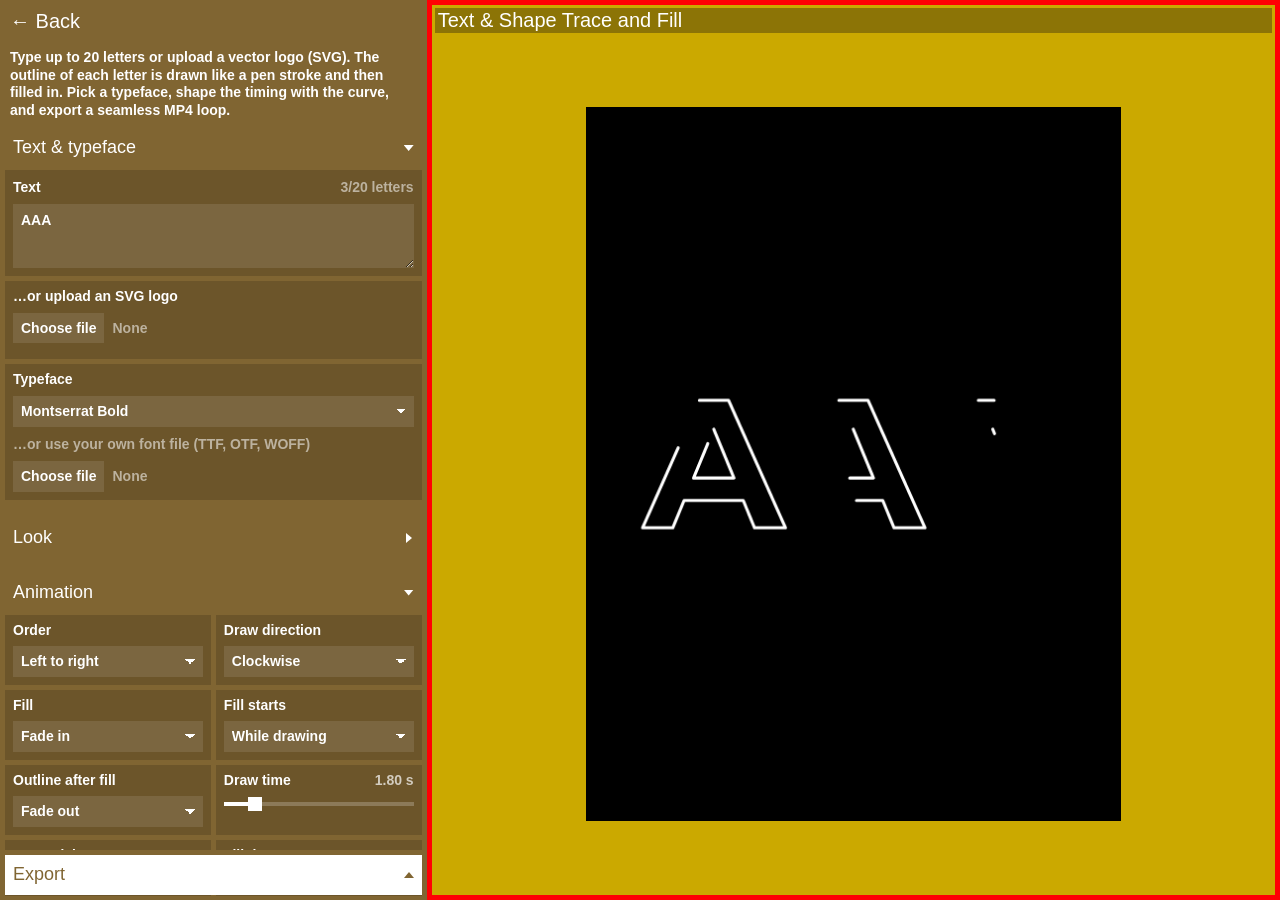
<file: tools/line-draw/index.html>
<!doctype html>
<html lang="en" class="is-tool" data-card="3">
<head>
<meta charset="utf-8">
<meta name="viewport" content="width=device-width, initial-scale=1">
<meta name="theme-color" content="#ff5959">
<script src="../../shared/palette.js"></script>
<title>Text &amp; Shape Trace and Fill — Shake &amp; Settle</title>
<link rel="icon" type="image/png" sizes="32x32" href="../../shared/favicon-32.png">
<link rel="icon" type="image/svg+xml" href="../../shared/favicon.svg">
<link rel="apple-touch-icon" href="../../shared/site-icon-180.png">
<link rel="stylesheet" href="../../shared/theme.css">
<link rel="stylesheet" href="../../shared/tool.css">
<link rel="stylesheet" href="../../shared/tool-controls.css">
<link rel="stylesheet" href="style.css">
</head>
<body class="toolpage">
<header class="toolhead">
  <div class="toolhead__side">
    <a class="title back" href="../../">← Back</a>
    <p class="small instructions">Type up to 20 letters or upload a vector logo (SVG). The outline of each letter is drawn like a pen stroke and then filled in. Pick a typeface, shape the timing with the curve, and export a seamless MP4 loop.</p>
  </div>
  <h1 class="title toolhead__title"></h1>
</header>

<div class="toolgrid grid6">
  <aside class="menu" aria-label="Controls">

    <div class="block full" data-sec="Text &amp; typeface" data-open>
      <div class="t">Text <span class="note" id="count"></span></div>
      <textarea id="text" aria-label="Text (max 20 letters, Enter for a new line)">AAA</textarea>
    </div>

    <div class="block full">
      <div class="t">…or upload an SVG logo</div>
      <input type="file" id="svgFile" accept=".svg,image/svg+xml">
      <div class="note" id="svgNote"></div>
      <button class="btn" id="clearSvg" style="display:none">Back to text</button>
      <label class="chk" id="keepRow" style="display:none"><input type="checkbox" id="keep">Keep the SVG's original colors</label>
    </div>

    <div class="block full">
      <div class="t">Typeface</div>
      <select id="font">
        <option value="montserrat-latin-300-normal.woff">Montserrat Light</option>
        <option value="montserrat-latin-700-normal.woff" selected>Montserrat Bold</option>
        <option value="playfair-display-latin-400-normal.woff">Playfair Display</option>
        <option value="playfair-display-latin-700-normal.woff">Playfair Display Bold</option>
        <option value="oswald-latin-700-normal.woff">Oswald Bold</option>
        <option value="bebas-neue-latin-400-normal.woff">Bebas Neue</option>
        <option value="space-mono-latin-700-normal.woff">Space Mono Bold</option>
      </select>
      <label class="note">…or use your own font file (TTF, OTF, WOFF)</label>
      <input type="file" id="fontFile" accept=".ttf,.otf,.woff">
    </div>

    <div class="block" data-sec="Look"><div class="t">Line color</div><input type="color" id="lc" value="#ffffff"></div>
    <div class="block"><div class="t">Fill color</div><input type="color" id="fc" value="#ffffff"></div>
    <div class="block"><div class="t">Background</div><input type="color" id="bg" value="#000000"></div>
    <div class="block"><div class="t">Line weight <output></output></div><input type="range" id="lw" min="0.5" max="6" step="0.1" value="2"></div>

    <div class="block full">
      <div class="t">Format</div>
      <div class="btns fill" id="ratios"></div>
    </div>
    <div class="block full" id="customSize" hidden><div class="t">Custom size (px)</div><div class="sizerow"><input type="number" id="cw" min="64" max="4096" step="2" value="1080" inputmode="numeric" aria-label="Width in pixels"><span aria-hidden="true">×</span><input type="number" id="ch" min="64" max="4096" step="2" value="1350" inputmode="numeric" aria-label="Height in pixels"></div><div class="note">Exported at exactly this size (even numbers, 64 to 4096 px). Quality is not used here.</div></div>

    <div class="block"><div class="t">Line position</div>
      <select id="align"><option value="center">Center</option><option value="inside">Inside</option><option value="outside">Outside</option></select></div>
    <div class="block" data-sec="Animation" data-open><div class="t">Order</div>
      <select id="order"><option value="ltr">Left to right</option><option value="rtl">Right to left</option><option value="center">Center out</option><option value="rand">Random</option></select></div>
    <div class="block"><div class="t">Draw direction</div>
      <select id="dir"><option value="cw">Clockwise</option><option value="ccw">Counter-clockwise</option></select></div>
    <div class="block"><div class="t">Fill</div>
      <select id="fillm"><option value="fade">Fade in</option><option value="wipe">Wipe up</option><option value="none">None (outline only)</option></select></div>
    <div class="block"><div class="t">Fill starts</div>
      <select id="fillat"><option value="during">While drawing</option><option value="after">After the line is complete</option></select></div>
    <div class="block"><div class="t">Outline after fill</div>
      <select id="outm"><option value="fade">Fade out</option><option value="keep">Keep</option></select></div>

    <div class="block"><div class="t">Draw time <output></output></div><input type="range" id="dr" min="0.5" max="10" step="0.05" value="1.8"></div>
    <div class="block"><div class="t">Letter delay <output></output></div><input type="range" id="sg" min="0" max="3" step="0.05" value="0.9"></div>
    <div class="block"><div class="t">Fill time <output></output></div><input type="range" id="fd" min="0.2" max="2" step="0.05" value="0.8"></div>
    <div class="block full"><div class="t">Hold <output></output></div><input type="range" id="hold" min="0" max="3" step="0.05" value="1.2"></div>

    <div class="block">
      <div class="t">Animation curve</div>
      <canvas id="curve" width="200" height="200" aria-label="Easing curve: drag the two points"></canvas>
    </div>
    <div class="block">
      <div class="t">Presets</div>
      <div class="btns col">
        <button data-c="0.33,0.33,0.67,0.67">Linear</button>
        <button data-c="0.42,0,0.58,1">Smooth</button>
        <button data-c="0.45,0.05,0.15,1">Organic</button>
        <button data-c="0.8,0,0.3,1">Dynamic</button>
      </div>
      <div class="note">Drag the two points on the curve to shape the drawing speed.</div>
    </div>

    <div class="block full"><div class="btns fill"><button id="play">Pause</button><button id="reshuffle">Shuffle order</button></div></div>

    <div class="block" data-sec="Export"><div class="t">Quality</div>
      <select id="res" aria-label="Quality (short side)"><option value="1080" selected>1080 · Full HD</option><option value="1440">1440 · 2K</option></select></div>
    <div class="block"><div class="t">Frame rate</div>
      <select id="fps" aria-label="Frame rate"><option value="60" selected>60 fps · as preview</option><option value="30">30 fps · lighter</option></select></div>
    <div class="block full">
      <button class="btn solid" id="dl">Export loop (MP4)</button>
      <div class="note" id="status" aria-live="polite"></div>
    </div>
  </aside>

  <section class="stage" aria-label="Artwork">
    <div class="artwork" id="art" style="--ar:1"><canvas id="preview"></canvas></div>
  </section>
</div>

<script src="../../shared/tool.js"></script>
<script src="../../shared/vendor/opentype-1.3.4.min.js"></script>
<script src="../../shared/persist.js"></script>
<script src="../../shared/vendor/mp4-muxer-5.1.3.js"></script>
<script src="../../shared/video-export.js"></script>
<script src="text.js"></script>
<script src="../../shared/leave.js"></script>
<script src="../../shared/smooth-scroll.js"></script>
</body>
</html>
</file>
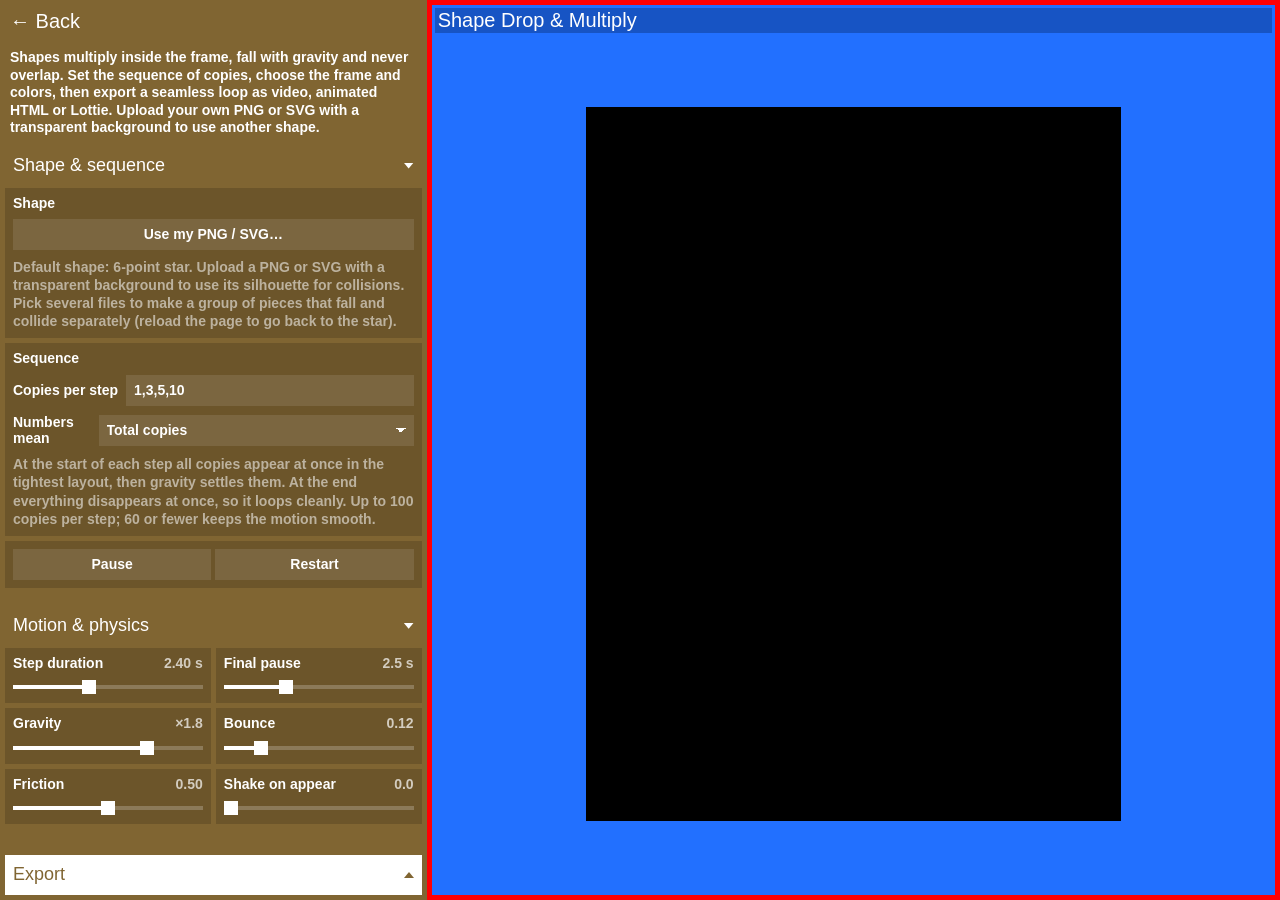
<file: tools/shape-drop/index.html>
<!doctype html>
<html lang="en" class="is-tool" data-card="2">
<head>
<meta charset="utf-8">
<meta name="viewport" content="width=device-width, initial-scale=1">
<meta name="theme-color" content="#ff5959">
<script src="../../shared/palette.js"></script>
<title>Shape Drop &amp; Multiply — Shake &amp; Settle</title>
<link rel="icon" type="image/png" sizes="32x32" href="../../shared/favicon-32.png">
<link rel="icon" type="image/svg+xml" href="../../shared/favicon.svg">
<link rel="apple-touch-icon" href="../../shared/site-icon-180.png">
<link rel="stylesheet" href="../../shared/theme.css">
<link rel="stylesheet" href="../../shared/tool.css">
<link rel="stylesheet" href="../../shared/tool-controls.css">
<link rel="stylesheet" href="style.css">
</head>
<body class="toolpage">
<header class="toolhead">
  <div class="toolhead__side">
    <a class="title back" href="../../">← Back</a>
    <p class="small instructions">Shapes multiply inside the frame, fall with gravity and never overlap. Set the sequence of copies, choose the frame and colors, then export a seamless loop as video, animated HTML or Lottie. Upload your own PNG or SVG with a transparent background to use another shape.</p>
  </div>
  <h1 class="title toolhead__title"></h1>
</header>

<div class="toolgrid grid6">
  <aside class="menu" aria-label="Controls">

    <div class="block full" data-sec="Shape &amp; sequence" data-open>
      <div class="t">Shape</div>
      <button class="btn" id="pick">Use my PNG / SVG…</button>
      <input type="file" id="file" multiple accept=".png,.webp,.svg,image/png,image/webp,image/svg+xml" hidden>
      <div class="block full" id="modeRow" hidden><div class="t">Elements of the picture</div><select id="pieceMode" aria-label="Elements of the picture"><option value="separate" selected>Separate: each element falls on its own</option><option value="together">Together: one composite shape</option></select></div>
      <label class="chk" id="keepRow" hidden><input type="checkbox" id="keeplayout">Appear in the original layout (then they fall apart)</label>
      <label class="chk" id="nestRow" hidden><input type="checkbox" id="nest">Let hooks nest inside each other (tighter, may interlock)</label>
      <div class="note" id="shapenote">Default shape: 6-point star. Upload a PNG or SVG with a transparent background to use its silhouette for collisions. Pick several files to make a group of pieces that fall and collide separately (reload the page to go back to the star).</div>
    </div>

    <div class="block full">
      <div class="t">Sequence</div>
      <label class="row-l">Copies per step <input type="text" id="seq" value="1,3,5,10" aria-label="Number of copies at each step, comma separated, up to 100"></label>
      <label class="row-l">Numbers mean <select id="mode"><option value="total">Total copies</option><option value="new">New copies per step</option></select></label>
      <div class="note">At the start of each step all copies appear at once in the tightest layout, then gravity settles them. At the end everything disappears at once, so it loops cleanly. Up to 100 copies per step; 60 or fewer keeps the motion smooth.</div>
    </div>

    <div class="block full"><div class="btns fill"><button id="play">Pause</button><button id="reset">Restart</button></div></div>

    <div class="block" data-sec="Motion &amp; physics" data-open><div class="t">Step duration <output class="v" id="stepDurv"></output></div><input type="range" id="stepDur" min="0.1" max="6" step="0.05" value="2.4"></div>
    <div class="block"><div class="t">Final pause <output class="v" id="holdv"></output></div><input type="range" id="hold" min="0" max="8" step="0.1" value="2.5"></div>

    <div class="block"><div class="t">Gravity <output class="v" id="gravityv"></output></div><input type="range" id="gravity" min="-4" max="4" step="0.1" value="1.8"></div>
    <div class="block"><div class="t">Bounce <output class="v" id="bouncev"></output></div><input type="range" id="bounce" min="0" max="0.7" step="0.01" value="0.12"></div>
    <div class="block"><div class="t">Friction <output class="v" id="frictionv"></output></div><input type="range" id="friction" min="0" max="1" step="0.02" value="0.5"></div>
    <div class="block"><div class="t">Shake on appear <output class="v" id="shakev"></output></div><input type="range" id="shake" min="0" max="5" step="0.1" value="0"></div>

    <div class="block" data-sec="Frame &amp; look"><div class="t">Frame</div><select id="ratio"><option value="3:4" selected>3:4</option><option value="4:5">4:5</option><option value="1:1">1:1</option><option value="9:16">9:16</option><option value="custom">Custom size…</option></select></div>
    <div class="block full" id="customSize" hidden><div class="t">Custom size (px)</div><div class="sizerow"><input type="number" id="cw" min="64" max="4096" step="2" value="1080" inputmode="numeric" aria-label="Width in pixels"><span aria-hidden="true">×</span><input type="number" id="ch" min="64" max="4096" step="2" value="1350" inputmode="numeric" aria-label="Height in pixels"></div><div class="note">Exported at exactly this size (even numbers, 64 to 4096 px). Quality is not used here.</div></div>

    <div class="block"><div class="t">Minimum gap <output class="v" id="gapv"></output></div><input type="range" id="gap" min="0" max="12" step="0.5" value="2"></div>
    <div class="block full">
      <div class="note" id="fillread"></div>
      <div class="note" id="perfwarn" hidden>For better performance, keep copies per step at 60 or fewer. Above 60 the animation may stutter.</div>
      <div class="note">Size is automatic: for each number of copies the tool searches for the largest size (and best angle and arrangement) that fits inside the frame.</div>
    </div>

    <div class="block" id="bgEd"></div>
    <div class="block" id="fillEd"></div>
    <div class="block full">
      <label class="chk"><input type="checkbox" id="tint" checked>Paint an uploaded picture with the Shape fill (untick to keep its own colors)</label>
      <label class="chk"><input type="checkbox" id="alpha">Transparent background in PNG / HTML / Lottie</label>
      <div class="note" id="fillnote" hidden>Gradients run from the first stop to the last along the chosen angle (0° = top to bottom).</div>
    </div>

    <div class="block" data-sec="Export">
      <div class="t">Format</div>
      <select id="fmt">
        <option value="video">Video · MP4</option>
        <option value="html">Animated HTML</option>
        <option value="lottie">Lottie JSON</option>
        <option value="png">PNG · this frame</option>
        <option value="svg">SVG · the shape</option>
      </select>
    </div>
    <div class="block"><div class="t">Quality</div>
      <select id="res" aria-label="Quality (video and PNG, short side)"><option value="1080" selected>1080 · Full HD</option><option value="1440">1440 · 2K</option></select>
    </div>
    <div class="block full">
      <button class="btn solid" id="export">Export</button>
      <div class="note" id="fmtnote"></div>
      <div class="note" id="status" role="status"></div>
    </div>

  </aside>

  <section class="stage" aria-label="Artwork">
    <div class="artwork" id="art" style="--ar:0.75"><canvas id="cv" width="750" height="1000" aria-label="Shapes falling and stacking inside a frame without overlapping"></canvas></div>
  </section>
</div>

<script src="../../shared/tool.js"></script>
<script src="../../shared/vendor/matter-0.19.0.min.js"></script>
<script src="../../shared/vendor/poly-decomp.min.js"></script>
<script src="../../shared/vendor/mp4-muxer-5.1.3.js"></script>
<script src="../../shared/video-export.js"></script>
<script src="packer.js"></script>
<script src="physics.js"></script>
<script src="draw-export.js"></script>
<script src="ui.js"></script>
<script src="../../shared/leave.js"></script>
<script src="../../shared/smooth-scroll.js"></script>
</body>
</html>
</file>
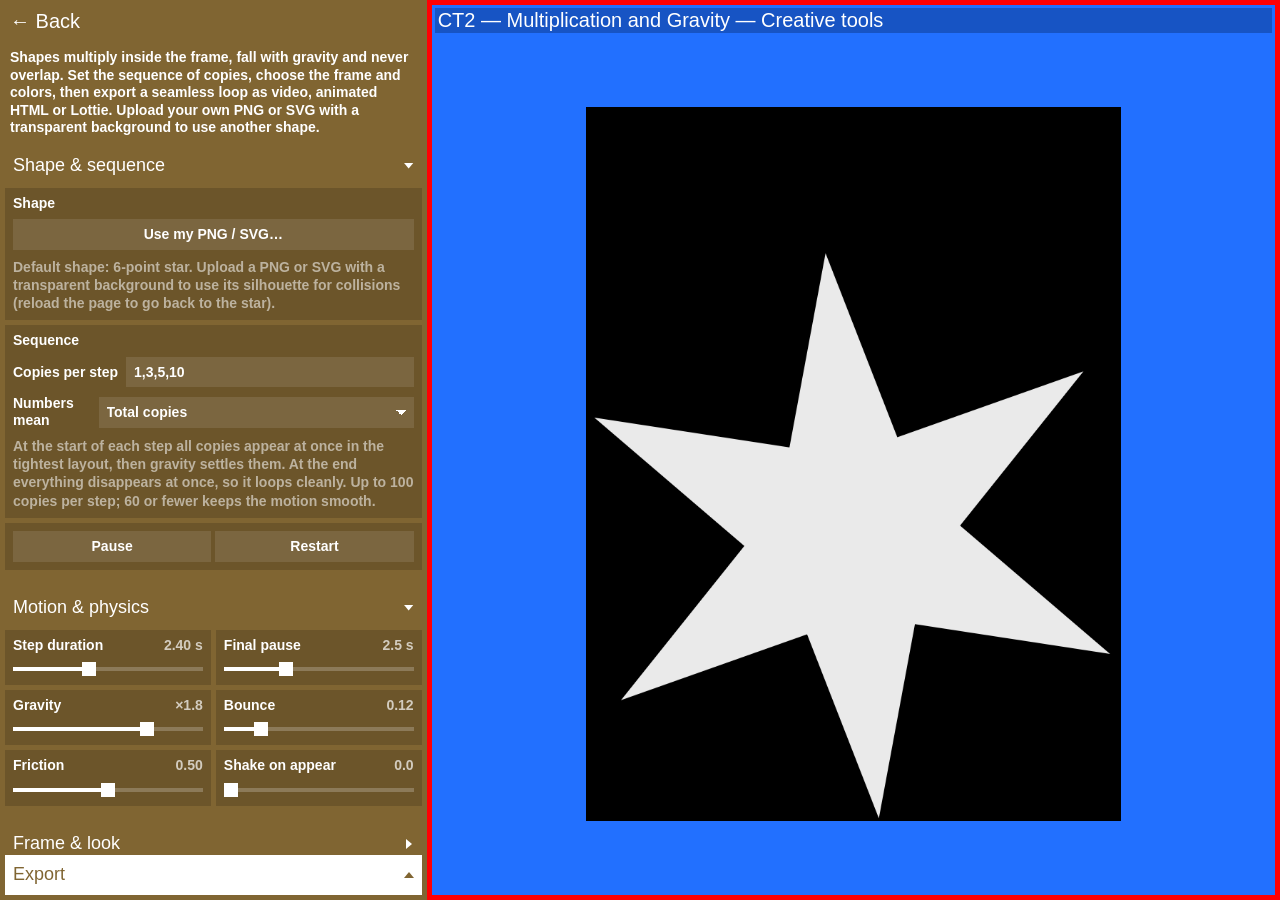
<file: tools/shape-multiplier/index.html>
<!doctype html>
<html lang="en" class="is-tool" data-card="2">
<head>
<meta charset="utf-8">
<meta name="viewport" content="width=device-width, initial-scale=1">
<meta name="theme-color" content="#ff5959">
<script src="../../shared/palette.js"></script>
<title>CT2 — Multiplication and Gravity — Creative tools</title>
<link rel="icon" type="image/png" sizes="64x64" href="../../shared/favicon-64.png">
<link rel="icon" type="image/png" sizes="32x32" href="../../shared/favicon-32.png">
<link rel="apple-touch-icon" href="../../shared/site-icon-180.png">
<link rel="stylesheet" href="../../shared/theme.css">
<link rel="stylesheet" href="../../shared/tool.css">
<link rel="stylesheet" href="../../shared/tool-controls.css">
<link rel="stylesheet" href="style.css">
</head>
<body class="toolpage">
<header class="toolhead">
  <div class="toolhead__side">
    <a class="title back" href="../../">← Back</a>
    <p class="small instructions">Shapes multiply inside the frame, fall with gravity and never overlap. Set the sequence of copies, choose the frame and colors, then export a seamless loop as video, animated HTML or Lottie. Upload your own PNG or SVG with a transparent background to use another shape.</p>
  </div>
  <h1 class="title toolhead__title"></h1>
</header>

<div class="toolgrid grid6">
  <aside class="menu" aria-label="Controls">

    <div class="block full" data-sec="Shape &amp; sequence" data-open>
      <div class="t">Shape</div>
      <button class="btn" id="pick">Use my PNG / SVG…</button>
      <input type="file" id="file" accept=".png,.webp,.svg,image/png,image/webp,image/svg+xml" hidden>
      <div class="note" id="shapenote">Default shape: 6-point star. Upload a PNG or SVG with a transparent background to use its silhouette for collisions (reload the page to go back to the star).</div>
    </div>

    <div class="block full">
      <div class="t">Sequence</div>
      <label class="row-l">Copies per step <input type="text" id="seq" value="1,3,5,10" aria-label="Number of copies at each step, comma separated, up to 100"></label>
      <label class="row-l">Numbers mean <select id="mode"><option value="total">Total copies</option><option value="new">New copies per step</option></select></label>
      <div class="note">At the start of each step all copies appear at once in the tightest layout, then gravity settles them. At the end everything disappears at once, so it loops cleanly. Up to 100 copies per step; 60 or fewer keeps the motion smooth.</div>
    </div>

    <div class="block full"><div class="btns fill"><button id="play">Pause</button><button id="reset">Restart</button></div></div>

    <div class="block" data-sec="Motion &amp; physics" data-open><div class="t">Step duration <output class="v" id="stepDurv"></output></div><input type="range" id="stepDur" min="0.1" max="6" step="0.05" value="2.4"></div>
    <div class="block"><div class="t">Final pause <output class="v" id="holdv"></output></div><input type="range" id="hold" min="0" max="8" step="0.1" value="2.5"></div>

    <div class="block"><div class="t">Gravity <output class="v" id="gravityv"></output></div><input type="range" id="gravity" min="-4" max="4" step="0.1" value="1.8"></div>
    <div class="block"><div class="t">Bounce <output class="v" id="bouncev"></output></div><input type="range" id="bounce" min="0" max="0.7" step="0.01" value="0.12"></div>
    <div class="block"><div class="t">Friction <output class="v" id="frictionv"></output></div><input type="range" id="friction" min="0" max="1" step="0.02" value="0.5"></div>
    <div class="block"><div class="t">Shake on appear <output class="v" id="shakev"></output></div><input type="range" id="shake" min="0" max="5" step="0.1" value="0"></div>

    <div class="block" data-sec="Frame &amp; look"><div class="t">Frame</div><select id="ratio"><option value="3:4" selected>3:4</option><option value="4:5">4:5</option><option value="1:1">1:1</option><option value="9:16">9:16</option><option value="custom">Custom size…</option></select></div>
    <div class="block full" id="customSize" hidden><div class="t">Custom size (px)</div><div class="sizerow"><input type="number" id="cw" min="64" max="4096" step="2" value="1080" inputmode="numeric" aria-label="Width in pixels"><span aria-hidden="true">×</span><input type="number" id="ch" min="64" max="4096" step="2" value="1350" inputmode="numeric" aria-label="Height in pixels"></div><div class="note">Exported at exactly this size (even numbers, 64 to 4096 px). Quality is not used here.</div></div>

    <div class="block"><div class="t">Minimum gap <output class="v" id="gapv"></output></div><input type="range" id="gap" min="0" max="12" step="0.5" value="2"></div>
    <div class="block full">
      <div class="note" id="fillread"></div>
      <div class="note" id="perfwarn" hidden>For better performance, keep copies per step at 60 or fewer. Above 60 the animation may stutter.</div>
      <div class="note">Size is automatic: for each number of copies the tool searches for the largest size (and best angle and arrangement) that fits inside the frame.</div>
    </div>

    <div class="block" id="bgEd"></div>
    <div class="block" id="fillEd"></div>
    <div class="block full">
      <label class="chk"><input type="checkbox" id="alpha">Transparent background in PNG / HTML / Lottie</label>
      <div class="note" id="fillnote" hidden>Gradients run from the first stop to the last along the chosen angle (0° = top to bottom).</div>
    </div>

    <div class="block" data-sec="Export">
      <div class="t">Format</div>
      <select id="fmt">
        <option value="video">Video · MP4</option>
        <option value="html">Animated HTML</option>
        <option value="lottie">Lottie JSON</option>
        <option value="png">PNG · this frame</option>
        <option value="svg">SVG · the shape</option>
      </select>
    </div>
    <div class="block"><div class="t">Quality</div>
      <select id="res" aria-label="Quality (video and PNG, short side)"><option value="1080" selected>1080 · Full HD</option><option value="1440">1440 · 2K</option></select>
    </div>
    <div class="block full">
      <button class="btn solid" id="export">Export</button>
      <div class="note" id="fmtnote"></div>
      <div class="note" id="status" role="status"></div>
    </div>

  </aside>

  <section class="stage" aria-label="Artwork">
    <div class="artwork" id="art" style="--ar:0.75"><canvas id="cv" width="750" height="1000" aria-label="Shapes falling and stacking inside a frame without overlapping"></canvas></div>
  </section>
</div>

<script src="../../shared/tool.js"></script>
<script src="../../shared/vendor/matter-0.19.0.min.js"></script>
<script src="../../shared/vendor/poly-decomp.min.js"></script>
<script src="../../shared/vendor/mp4-muxer-5.1.3.js"></script>
<script src="../../shared/video-export.js"></script>
<script src="packer.js"></script>
<script src="physics.js"></script>
<script src="draw-export.js"></script>
<script src="ui.js"></script>
<script src="../../shared/leave.js"></script>
<script src="../../shared/smooth-scroll.js"></script>
</body>
</html>
</file>
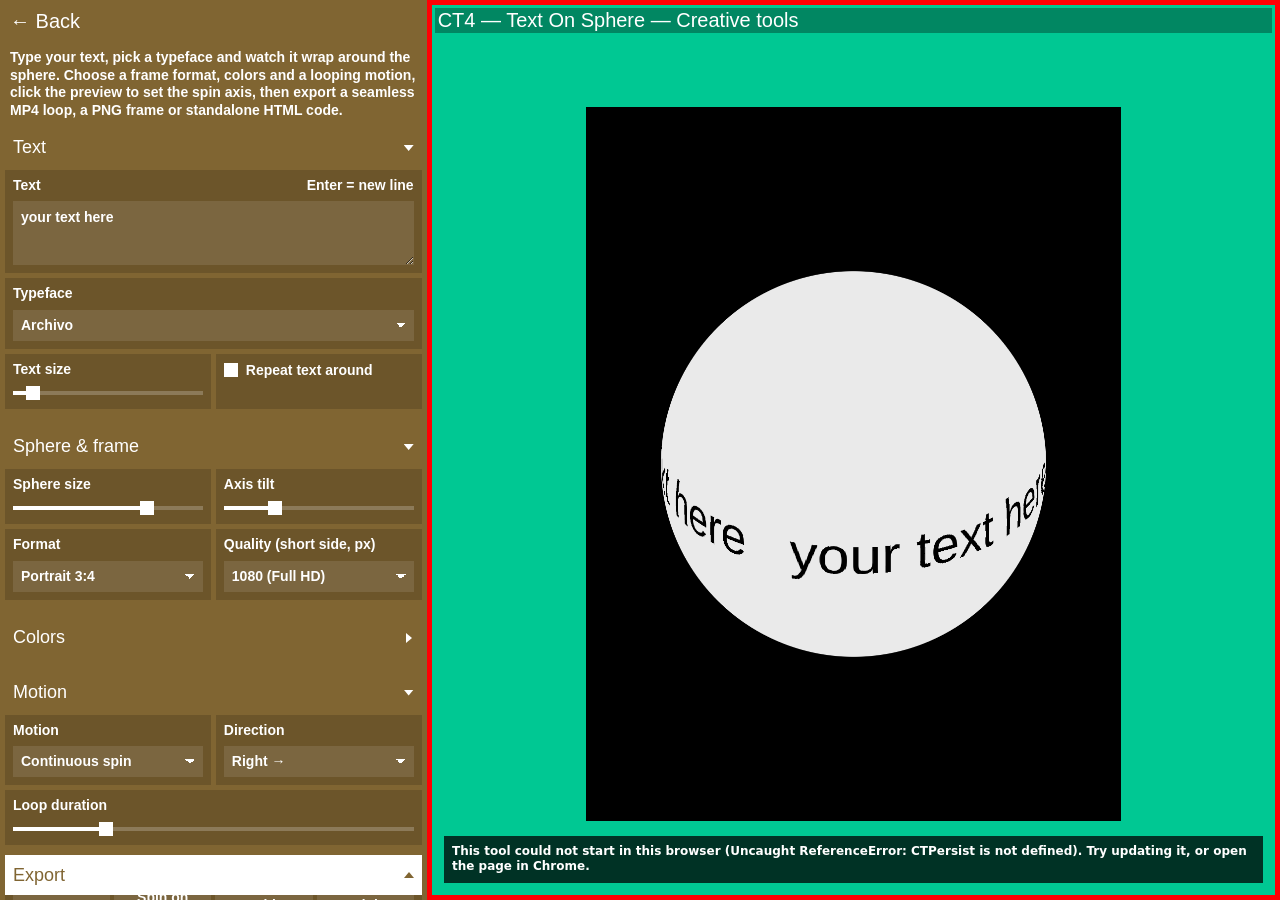
<file: tools/text-on-sphere/index.html>
<!doctype html>
<html lang="en" class="is-tool" data-card="4">
<head>
<meta charset="utf-8">
<meta name="viewport" content="width=device-width, initial-scale=1">
<meta name="theme-color" content="#ff5959">
<script src="../../shared/palette.js"></script>
<title>CT4 — Text On Sphere — Creative tools</title>
<link rel="icon" type="image/png" sizes="64x64" href="../../shared/favicon-64.png">
<link rel="icon" type="image/png" sizes="32x32" href="../../shared/favicon-32.png">
<link rel="apple-touch-icon" href="../../shared/site-icon-180.png">
<link rel="stylesheet" href="../../shared/theme.css">
<link rel="stylesheet" href="../../shared/tool.css">
<link rel="stylesheet" href="../../shared/tool-controls.css">
<link rel="stylesheet" href="style.css">
</head>
<body class="toolpage">
<header class="toolhead">
  <div class="toolhead__side">
    <a class="title back" href="../../">← Back</a>
    <p class="small instructions">Type your text, pick a typeface and watch it wrap around the sphere. Choose a frame format, colors and a looping motion, click the preview to set the spin axis, then export a seamless MP4 loop, a PNG frame or standalone HTML code.</p>
  </div>
  <h1 class="title toolhead__title"></h1>
</header>

<div class="toolgrid">
  <aside class="menu" aria-label="Controls">
    <div class="block full" data-sec="Text" data-open><div class="t">Text <span>Enter = new line</span></div><textarea data-k="text" rows="2">your text here</textarea></div>
    <div class="block full"><div class="t">Typeface</div><select data-k="font" id="font"></select></div>
    <div class="block"><div class="t">Text size</div><input type="range" data-k="tsize" min="20" max="160"></div>
    <div class="block"><label class="chk"><input type="checkbox" data-k="repeat">Repeat text around</label></div>

    <div class="block" data-sec="Sphere &amp; frame" data-open><div class="t">Sphere size</div><input type="range" data-k="size" min="5" max="98"></div>
    <div class="block"><div class="t">Axis tilt</div><input type="range" data-k="tilt" min="-60" max="60"></div>
    <div class="block"><div class="t">Format</div><select data-k="ratio" id="ratio"></select></div>
    <div class="block"><div class="t">Quality (short side, px)</div><select data-k="quality"><option value="1080">1080 (Full HD)</option><option value="1440">1440 (2K)</option></select></div>
    <div class="block full" id="customSize" hidden><div class="t">Custom size (px)</div><div class="sizerow"><input type="number" data-k="cw" id="cw" min="64" max="4096" step="2" value="1080" inputmode="numeric" aria-label="Width in pixels"><span aria-hidden="true">×</span><input type="number" data-k="ch" id="ch" min="64" max="4096" step="2" value="1350" inputmode="numeric" aria-label="Height in pixels"></div><div class="note">Exported at exactly this size (even numbers, 64 to 4096 px). Quality is not used here.</div></div>

    <div class="block" data-sec="Colors"><div class="t">Frame background</div><input type="color" data-k="bg"></div>
    <div class="block"><div class="t">Sphere</div><input type="color" data-k="sc"></div>
    <div class="block"><div class="t">Text color</div><input type="color" data-k="tc"></div>
    <div class="block"><div class="t">Border</div><input type="color" data-k="bc"></div>
    <div class="block"><label class="chk"><input type="checkbox" data-k="border">Sphere border</label></div>
    <div class="block"><div class="t">Border width</div><input type="range" data-k="bw" min="0.5" max="8" step="0.5"></div>

    <div class="block" data-sec="Motion" data-open><div class="t">Motion</div>
      <select data-k="mode">
        <option value="giro">Continuous spin</option>
        <option value="vaiven">Back and forth</option>
        <option value="pulso">Pulse (variable speed)</option>
        <option value="rebote">Bounce</option>
      </select></div>
    <div class="block"><div class="t">Direction</div><select data-k="dir"><option value="1">Right →</option><option value="-1">Left ←</option></select></div>
    <div class="block full"><div class="t">Loop duration</div><input type="range" data-k="T" min="2" max="20" step="0.5"></div>

    <div class="block full">
      <div class="t">Sphere motion</div>
      <div class="btns fill">
        <button type="button" data-fx="rebote">Bounce</button>
        <button type="button" id="eje">Spin on axis</button>
        <button type="button" data-fx="orbita">Orbit</button>
        <button type="button" data-fx="pendulo">Pendulum</button>
      </div>
    </div>
    <div class="block"><div class="t">Bounce variant</div>
      <select data-k="bseed">
        <option value="0">1 · Classic (×1)</option><option value="1">2 · Zigzag (×1)</option><option value="2">3 · Wide (×1)</option><option value="3">4 · Long arc (×2)</option><option value="4">5 · Slow drift (×2)</option><option value="5">6 · Grand tour (×3)</option><option value="6">7 · Diagonal (×1)</option><option value="7">8 · Tight (×2)</option><option value="8">9 · Epic (×3)</option><option value="9">10 · Edge hopper (×1)</option>
      </select></div>
    <div class="block"><div class="t">Axis angle</div><input type="range" data-k="axis" min="0" max="360"></div>
    <div class="block full"><div class="t">Seconds per spin</div><input type="range" data-k="spin" min="2" max="20" step="0.5"></div>
    <div class="block full"><div class="btns fill"><button type="button" id="rand">Random behavior</button><button type="button" id="play">Pause</button></div></div>

    <div class="block full" data-sec="Export"><div class="t">Frame rate</div>
      <select id="fps" aria-label="Frame rate"><option value="60" selected>60 fps · as preview</option><option value="30">30 fps · lighter</option></select>
      <button type="button" class="btn solid" id="vid">Export loop (MP4)</button>
      <div class="btns fill"><button type="button" id="png">PNG · this frame</button><button type="button" id="code">HTML code</button></div>
      <div class="note" id="status"></div>
    </div>
  </aside>

  <section class="stage" aria-label="Artwork">
    <div class="artwork" id="art" style="--ar:1"><canvas id="cv"></canvas></div>
  </section>
</div>

<dialog id="dlg">
  <div class="t">Standalone code</div>
  <textarea id="src" readonly></textarea>
  <div class="btns fill"><button type="button" id="cp">Copy</button><button type="button" id="dl">Download .html</button><button type="button" id="close">Close</button></div>
</dialog>

<script src="../../shared/tool.js"></script>
<script src="../../shared/persist.js"></script>
<script src="../../shared/vendor/mp4-muxer-5.1.3.js"></script>
<script src="../../shared/video-export.js"></script>
<script src="sphere.js"></script>
<script src="../../shared/leave.js"></script>
<script src="../../shared/smooth-scroll.js"></script>
</body>
</html>
</file>
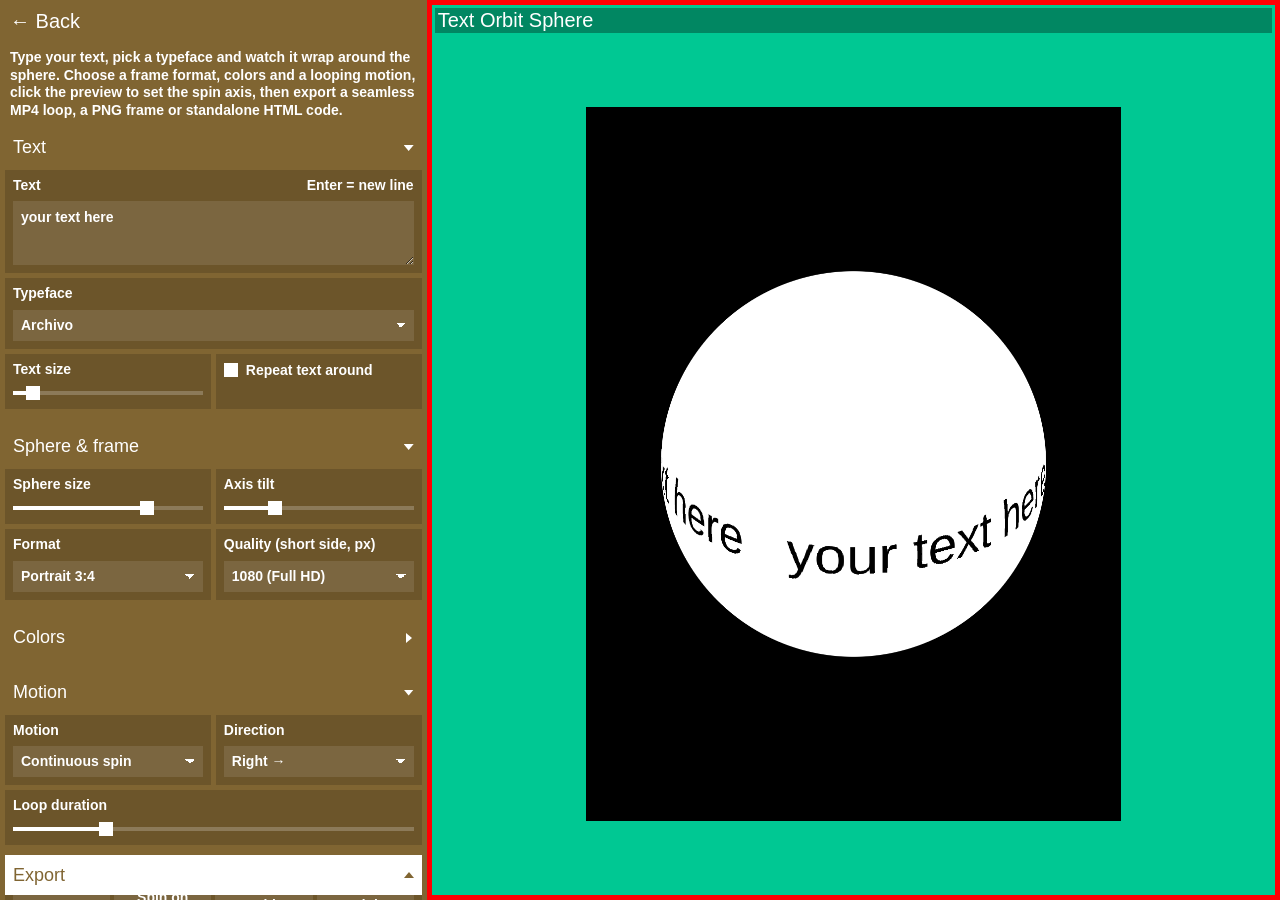
<file: tools/text-orbit/index.html>
<!doctype html>
<html lang="en" class="is-tool" data-card="4">
<head>
<meta charset="utf-8">
<meta name="viewport" content="width=device-width, initial-scale=1">
<meta name="theme-color" content="#ff5959">
<script src="../../shared/palette.js"></script>
<title>Text Orbit Sphere — Shake &amp; Settle</title>
<link rel="icon" type="image/png" sizes="32x32" href="../../shared/favicon-32.png">
<link rel="icon" type="image/svg+xml" href="../../shared/favicon.svg">
<link rel="apple-touch-icon" href="../../shared/site-icon-180.png">
<link rel="stylesheet" href="../../shared/theme.css">
<link rel="stylesheet" href="../../shared/tool.css">
<link rel="stylesheet" href="../../shared/tool-controls.css">
<link rel="stylesheet" href="style.css">
</head>
<body class="toolpage">
<header class="toolhead">
  <div class="toolhead__side">
    <a class="title back" href="../../">← Back</a>
    <p class="small instructions">Type your text, pick a typeface and watch it wrap around the sphere. Choose a frame format, colors and a looping motion, click the preview to set the spin axis, then export a seamless MP4 loop, a PNG frame or standalone HTML code.</p>
  </div>
  <h1 class="title toolhead__title"></h1>
</header>

<div class="toolgrid">
  <aside class="menu" aria-label="Controls">
    <div class="block full" data-sec="Text" data-open><div class="t">Text <span>Enter = new line</span></div><textarea data-k="text" rows="2">your text here</textarea></div>
    <div class="block full"><div class="t">Typeface</div><select data-k="font" id="font"></select></div>
    <div class="block"><div class="t">Text size</div><input type="range" data-k="tsize" min="20" max="160"></div>
    <div class="block"><label class="chk"><input type="checkbox" data-k="repeat">Repeat text around</label></div>

    <div class="block" data-sec="Sphere &amp; frame" data-open><div class="t">Sphere size</div><input type="range" data-k="size" min="5" max="98"></div>
    <div class="block"><div class="t">Axis tilt</div><input type="range" data-k="tilt" min="-60" max="60"></div>
    <div class="block"><div class="t">Format</div><select data-k="ratio" id="ratio"></select></div>
    <div class="block"><div class="t">Quality (short side, px)</div><select data-k="quality"><option value="1080">1080 (Full HD)</option><option value="1440">1440 (2K)</option></select></div>
    <div class="block full" id="customSize" hidden><div class="t">Custom size (px)</div><div class="sizerow"><input type="number" data-k="cw" id="cw" min="64" max="4096" step="2" value="1080" inputmode="numeric" aria-label="Width in pixels"><span aria-hidden="true">×</span><input type="number" data-k="ch" id="ch" min="64" max="4096" step="2" value="1350" inputmode="numeric" aria-label="Height in pixels"></div><div class="note">Exported at exactly this size (even numbers, 64 to 4096 px). Quality is not used here.</div></div>

    <div class="block" data-sec="Colors"><div class="t">Frame background</div><input type="color" data-k="bg"></div>
    <div class="block"><div class="t">Sphere</div><input type="color" data-k="sc"></div>
    <div class="block"><div class="t">Text color</div><input type="color" data-k="tc"></div>
    <div class="block"><div class="t">Border</div><input type="color" data-k="bc"></div>
    <div class="block"><label class="chk"><input type="checkbox" data-k="border">Sphere border</label></div>
    <div class="block"><div class="t">Border width</div><input type="range" data-k="bw" min="0.5" max="8" step="0.5"></div>

    <div class="block" data-sec="Motion" data-open><div class="t">Motion</div>
      <select data-k="mode">
        <option value="giro">Continuous spin</option>
        <option value="vaiven">Back and forth</option>
        <option value="pulso">Pulse (variable speed)</option>
        <option value="rebote">Bounce</option>
      </select></div>
    <div class="block"><div class="t">Direction</div><select data-k="dir"><option value="1">Right →</option><option value="-1">Left ←</option></select></div>
    <div class="block full"><div class="t">Loop duration</div><input type="range" data-k="T" min="2" max="20" step="0.5"></div>

    <div class="block full">
      <div class="t">Sphere motion</div>
      <div class="btns fill">
        <button type="button" data-fx="rebote">Bounce</button>
        <button type="button" id="eje">Spin on axis</button>
        <button type="button" data-fx="orbita">Orbit</button>
        <button type="button" data-fx="pendulo">Pendulum</button>
      </div>
    </div>
    <div class="block"><div class="t">Bounce variant</div>
      <select data-k="bseed">
        <option value="0">1 · Classic (×1)</option><option value="1">2 · Zigzag (×1)</option><option value="2">3 · Wide (×1)</option><option value="3">4 · Long arc (×2)</option><option value="4">5 · Slow drift (×2)</option><option value="5">6 · Grand tour (×3)</option><option value="6">7 · Diagonal (×1)</option><option value="7">8 · Tight (×2)</option><option value="8">9 · Epic (×3)</option><option value="9">10 · Edge hopper (×1)</option>
      </select></div>
    <div class="block"><div class="t">Axis angle</div><input type="range" data-k="axis" min="0" max="360"></div>
    <div class="block full"><div class="t">Seconds per spin</div><input type="range" data-k="spin" min="2" max="20" step="0.5"></div>
    <div class="block full"><div class="btns fill"><button type="button" id="rand">Random behavior</button><button type="button" id="play">Pause</button></div></div>

    <div class="block full" data-sec="Export"><div class="t">Frame rate</div>
      <select id="fps" aria-label="Frame rate"><option value="60" selected>60 fps · as preview</option><option value="30">30 fps · lighter</option></select>
      <button type="button" class="btn solid" id="vid">Export loop (MP4)</button>
      <div class="btns fill"><button type="button" id="png">PNG · this frame</button><button type="button" id="code">HTML code</button></div>
      <div class="note" id="status"></div>
    </div>
  </aside>

  <section class="stage" aria-label="Artwork">
    <div class="artwork" id="art" style="--ar:1"><canvas id="cv"></canvas></div>
  </section>
</div>

<dialog id="dlg">
  <div class="t">Standalone code</div>
  <textarea id="src" readonly></textarea>
  <div class="btns fill"><button type="button" id="cp">Copy</button><button type="button" id="dl">Download .html</button><button type="button" id="close">Close</button></div>
</dialog>

<script src="../../shared/tool.js"></script>
<script src="../../shared/persist.js"></script>
<script src="../../shared/vendor/mp4-muxer-5.1.3.js"></script>
<script src="../../shared/video-export.js"></script>
<script src="sphere.js"></script>
<script src="../../shared/leave.js"></script>
<script src="../../shared/smooth-scroll.js"></script>
</body>
</html>
</file>
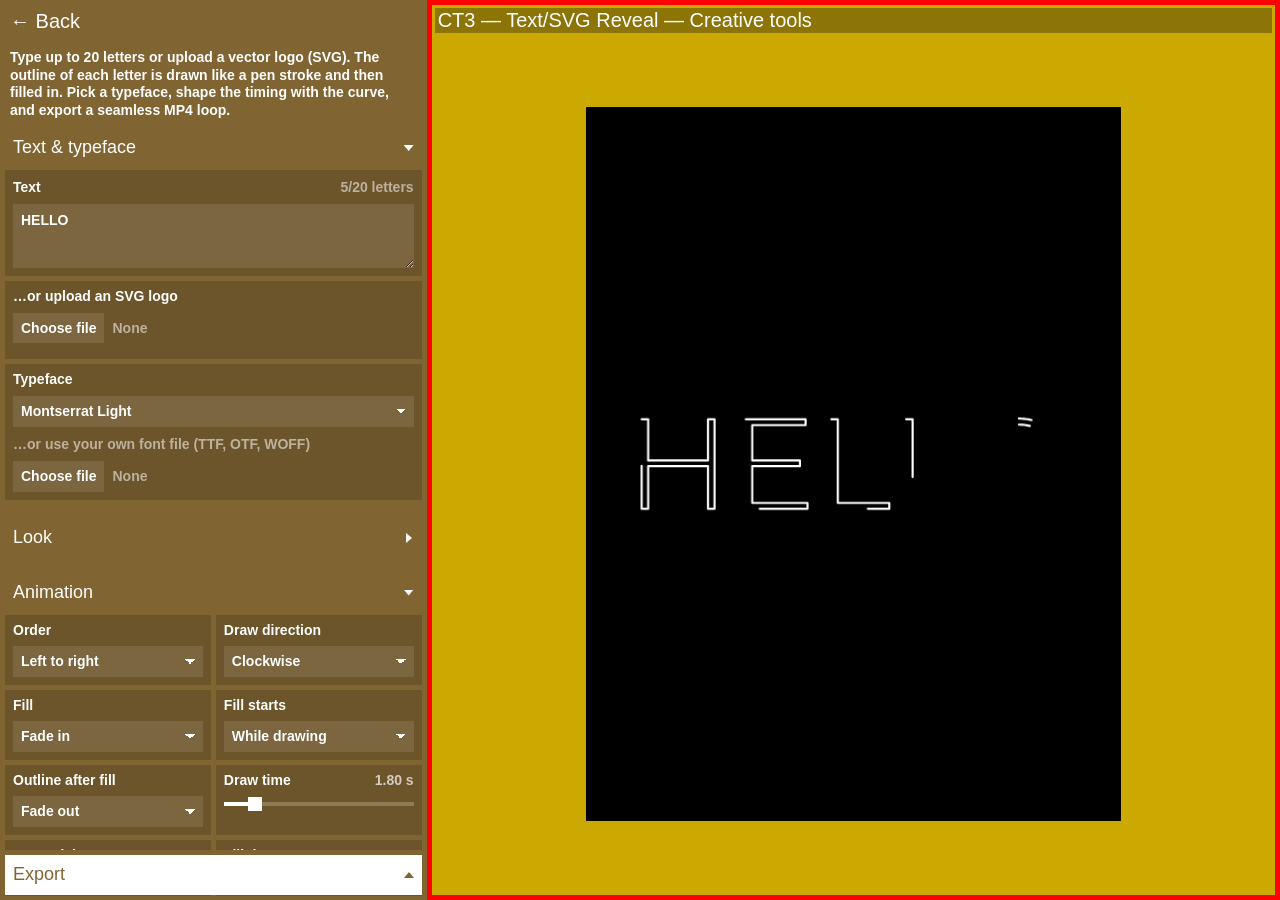
<file: tools/text-reveal/index.html>
<!doctype html>
<html lang="en" class="is-tool" data-card="3">
<head>
<meta charset="utf-8">
<meta name="viewport" content="width=device-width, initial-scale=1">
<meta name="theme-color" content="#ff5959">
<script src="../../shared/palette.js"></script>
<title>CT3 — Text/SVG Reveal — Creative tools</title>
<link rel="icon" type="image/png" sizes="64x64" href="../../shared/favicon-64.png">
<link rel="icon" type="image/png" sizes="32x32" href="../../shared/favicon-32.png">
<link rel="apple-touch-icon" href="../../shared/site-icon-180.png">
<link rel="stylesheet" href="../../shared/theme.css">
<link rel="stylesheet" href="../../shared/tool.css">
<link rel="stylesheet" href="../../shared/tool-controls.css">
<link rel="stylesheet" href="style.css">
</head>
<body class="toolpage">
<header class="toolhead">
  <div class="toolhead__side">
    <a class="title back" href="../../">← Back</a>
    <p class="small instructions">Type up to 20 letters or upload a vector logo (SVG). The outline of each letter is drawn like a pen stroke and then filled in. Pick a typeface, shape the timing with the curve, and export a seamless MP4 loop.</p>
  </div>
  <h1 class="title toolhead__title"></h1>
</header>

<div class="toolgrid grid6">
  <aside class="menu" aria-label="Controls">

    <div class="block full" data-sec="Text &amp; typeface" data-open>
      <div class="t">Text <span class="note" id="count"></span></div>
      <textarea id="text" aria-label="Text (max 20 letters, Enter for a new line)">HELLO</textarea>
    </div>

    <div class="block full">
      <div class="t">…or upload an SVG logo</div>
      <input type="file" id="svgFile" accept=".svg,image/svg+xml">
      <div class="note" id="svgNote"></div>
      <button class="btn" id="clearSvg" style="display:none">Back to text</button>
      <label class="chk" id="keepRow" style="display:none"><input type="checkbox" id="keep">Keep the SVG's original colors</label>
    </div>

    <div class="block full">
      <div class="t">Typeface</div>
      <select id="font">
        <option value="montserrat-latin-300-normal.woff">Montserrat Light</option>
        <option value="montserrat-latin-700-normal.woff">Montserrat Bold</option>
        <option value="playfair-display-latin-400-normal.woff">Playfair Display</option>
        <option value="playfair-display-latin-700-normal.woff">Playfair Display Bold</option>
        <option value="oswald-latin-700-normal.woff">Oswald Bold</option>
        <option value="bebas-neue-latin-400-normal.woff">Bebas Neue</option>
        <option value="space-mono-latin-700-normal.woff">Space Mono Bold</option>
      </select>
      <label class="note">…or use your own font file (TTF, OTF, WOFF)</label>
      <input type="file" id="fontFile" accept=".ttf,.otf,.woff">
    </div>

    <div class="block" data-sec="Look"><div class="t">Line color</div><input type="color" id="lc" value="#ffffff"></div>
    <div class="block"><div class="t">Fill color</div><input type="color" id="fc" value="#ffffff"></div>
    <div class="block"><div class="t">Background</div><input type="color" id="bg" value="#000000"></div>
    <div class="block"><div class="t">Line weight <output></output></div><input type="range" id="lw" min="0.5" max="6" step="0.1" value="2"></div>

    <div class="block full">
      <div class="t">Format</div>
      <div class="btns fill" id="ratios"></div>
    </div>
    <div class="block full" id="customSize" hidden><div class="t">Custom size (px)</div><div class="sizerow"><input type="number" id="cw" min="64" max="4096" step="2" value="1080" inputmode="numeric" aria-label="Width in pixels"><span aria-hidden="true">×</span><input type="number" id="ch" min="64" max="4096" step="2" value="1350" inputmode="numeric" aria-label="Height in pixels"></div><div class="note">Exported at exactly this size (even numbers, 64 to 4096 px). Quality is not used here.</div></div>

    <div class="block"><div class="t">Line position</div>
      <select id="align"><option value="center">Center</option><option value="inside">Inside</option><option value="outside">Outside</option></select></div>
    <div class="block" data-sec="Animation" data-open><div class="t">Order</div>
      <select id="order"><option value="ltr">Left to right</option><option value="rtl">Right to left</option><option value="center">Center out</option><option value="rand">Random</option></select></div>
    <div class="block"><div class="t">Draw direction</div>
      <select id="dir"><option value="cw">Clockwise</option><option value="ccw">Counter-clockwise</option></select></div>
    <div class="block"><div class="t">Fill</div>
      <select id="fillm"><option value="fade">Fade in</option><option value="wipe">Wipe up</option><option value="none">None (outline only)</option></select></div>
    <div class="block"><div class="t">Fill starts</div>
      <select id="fillat"><option value="during">While drawing</option><option value="after">After the line is complete</option></select></div>
    <div class="block"><div class="t">Outline after fill</div>
      <select id="outm"><option value="fade">Fade out</option><option value="keep">Keep</option></select></div>

    <div class="block"><div class="t">Draw time <output></output></div><input type="range" id="dr" min="0.5" max="10" step="0.05" value="1.8"></div>
    <div class="block"><div class="t">Letter delay <output></output></div><input type="range" id="sg" min="0" max="3" step="0.05" value="0.9"></div>
    <div class="block"><div class="t">Fill time <output></output></div><input type="range" id="fd" min="0.2" max="2" step="0.05" value="0.8"></div>
    <div class="block full"><div class="t">Hold <output></output></div><input type="range" id="hold" min="0" max="3" step="0.05" value="1.2"></div>

    <div class="block">
      <div class="t">Animation curve</div>
      <canvas id="curve" width="200" height="200" aria-label="Easing curve: drag the two points"></canvas>
    </div>
    <div class="block">
      <div class="t">Presets</div>
      <div class="btns col">
        <button data-c="0.33,0.33,0.67,0.67">Linear</button>
        <button data-c="0.42,0,0.58,1">Smooth</button>
        <button data-c="0.45,0.05,0.15,1">Organic</button>
        <button data-c="0.8,0,0.3,1">Dynamic</button>
      </div>
      <div class="note">Drag the two points on the curve to shape the drawing speed.</div>
    </div>

    <div class="block full"><div class="btns fill"><button id="play">Pause</button><button id="reshuffle">Shuffle order</button></div></div>

    <div class="block" data-sec="Export"><div class="t">Quality</div>
      <select id="res" aria-label="Quality (short side)"><option value="1080" selected>1080 · Full HD</option><option value="1440">1440 · 2K</option></select></div>
    <div class="block"><div class="t">Frame rate</div>
      <select id="fps" aria-label="Frame rate"><option value="60" selected>60 fps · as preview</option><option value="30">30 fps · lighter</option></select></div>
    <div class="block full">
      <button class="btn solid" id="dl">Export loop (MP4)</button>
      <div class="note" id="status" aria-live="polite"></div>
    </div>
  </aside>

  <section class="stage" aria-label="Artwork">
    <div class="artwork" id="art" style="--ar:1"><canvas id="preview"></canvas></div>
  </section>
</div>

<script src="../../shared/tool.js"></script>
<script src="../../shared/vendor/opentype-1.3.4.min.js"></script>
<script src="../../shared/persist.js"></script>
<script src="../../shared/vendor/mp4-muxer-5.1.3.js"></script>
<script src="../../shared/video-export.js"></script>
<script src="text.js"></script>
<script src="../../shared/leave.js"></script>
<script src="../../shared/smooth-scroll.js"></script>
</body>
</html>
</file>
<file: shared/theme.css>
/* Shake & Settle: shared identity (landing + every tool). Source: the Figma design (Platform V2).
   Every palette is one combination: --main = page color (the 2/3 on the right), --dark = the 1/3 on the left
   (text and controls sit here), --ink = text on top of them, --c1..--c4 = the four card colors.
   The active palette is set on <html data-palette="..."> (see palette.js). Red is the default. */
:root {
  --gap: 5px;            /* grid gap and outer padding, everywhere */
  --font: "Helvetica Neue", Helvetica, Arial, sans-serif;
  --fs-s: 14px;          /* small text, also menu text */
  --fs-l: 36px;          /* titles */
  --fs-foot: 14px;       /* credits bar (name and data): same as the small text */
  --bar-row: calc(1.18 * 24px);   /* height of the title row: the same as the header boxes (logo, logotype), so the first row of cards lines up with them */
  --inset: 3px;                   /* margin between a card's edge and its title / description band (the green guides of the Figma sample) */
  --cover-top: var(--gap);        /* the card color starts at the very top, 5px from the window edge, like the cards on the landing */
  /* red (default, from Figma) */
  --main: #ff0004; --dark: #806532; --ink: #ffffff;
  --c1: #f587ff; --c2: #2270ff; --c3: #cba900; --c4: #00c893; --c5: #ff8f35; --c6: #9b7bf0;
  --block: color-mix(in srgb, var(--dark) 84%, #000);   /* controls blocks: a shade darker than the panel */
  --frame-bg: #000;                                       /* artwork background when the workspace is off */
  /* card tones (scripts/card-tones.py): d = dark band, o = text on it */
  --d1: #aa55b2; --d2: #1754c4; --d3: #8c7406; --d4: #018762; --d5: #b55f12; --d6: #765db8;
  --o1: #ffffff; --o2: #ffffff; --o3: #ffffff; --o4: #ffffff; --o5: #ffffff; --o6: #ffffff;
}
html[data-palette="green"] { --main: #4ae062; --dark: #79346c; --ink: #ffffff; --c1: #f93f62; --c2: #a54ee2; --c3: #07ade2; --c4: #fea66b; --c5: #9498fd; --c6: #6abb60;
  /* card tones (scripts/card-tones.py): d = dark band, o = text on it */
  --d1: #bf2e49; --d2: #7e3aad; --d3: #0a80a8; --d4: #a96638; --d5: #6c6fbe; --d6: #45843d;
  --o1: #ffffff; --o2: #ffffff; --o3: #ffffff; --o4: #ffffff; --o5: #ffffff; --o6: #ffffff;
}
html[data-palette="purple"] { --main: #8118d5; --dark: #07614b; --ink: #ffffff; --c1: #fe7a71; --c2: #79d27a; --c3: #93bd01; --c4: #dd4fc8; --c5: #69b8fd; --c6: #b3487d;
  /* card tones (scripts/card-tones.py): d = dark band, o = text on it */
  --d1: #bd5750; --d2: #408542; --d3: #628001; --d4: #a93b99; --d5: #3e7bb0; --d6: #89355e;
  --o1: #ffffff; --o2: #ffffff; --o3: #ffffff; --o4: #ffffff; --o5: #ffffff; --o6: #ffffff;
}
html[data-palette="orange"] { --main: #f86a00; --dark: #015d6d; --ink: #ffffff; --c1: #0b8b87; --c2: #b9c94b; --c3: #2d8b02; --c4: #d77ace; --c5: #1bd2ff; --c6: #c5504c;
  /* card tones (scripts/card-tones.py): d = dark band, o = text on it */
  --d1: #066966; --d2: #717c10; --d3: #206901; --d4: #a55c9e; --d5: #09819e; --d6: #973b38;
  --o1: #ffffff; --o2: #ffffff; --o3: #ffffff; --o4: #ffffff; --o5: #ffffff; --o6: #ffffff;
}
html[data-palette="blue"] { --main: #242beb; --dark: #8e2641; --ink: #ffffff; --c1: #f0b205; --c2: #0dc2d0; --c3: #dc2b84; --c4: #3ec429; --c5: #54a1ff; --c6: #e3655a;
  /* card tones (scripts/card-tones.py): d = dark band, o = text on it */
  --d1: #976f05; --d2: #07838d; --d3: #a91e64; --d4: #1b8802; --d5: #3c78c2; --d6: #ae4c43;
  --o1: #ffffff; --o2: #ffffff; --o3: #ffffff; --o4: #ffffff; --o5: #ffffff; --o6: #ffffff;
}
html[data-palette="white"] { --main: #ffffff; --dark: #f3f3f2; --ink: #111111; --c1: #aaaaaa; --c2: #aaaaaa; --c3: #aaaaaa; --c4: #aaaaaa; --c5: #aaaaaa; --c6: #aaaaaa;
  /* card tones (scripts/card-tones.py): d = dark band, o = text on it */
  --d1: #767676; --d2: #767676; --d3: #767676; --d4: #767676; --d5: #767676; --d6: #767676;
  --o1: #ffffff; --o2: #ffffff; --o3: #ffffff; --o4: #ffffff; --o5: #ffffff; --o6: #ffffff;
}
html[data-palette="black"] { --main: #0a0a0a; --dark: #181818; --ink: #ededed; --c1: #2e2e2e; --c2: #2e2e2e; --c3: #2e2e2e; --c4: #2e2e2e; --c5: #2e2e2e; --c6: #2e2e2e;
  /* card tones (scripts/card-tones.py): d = dark band, o = text on it */
  --d1: #212121; --d2: #212121; --d3: #212121; --d4: #212121; --d5: #212121; --d6: #212121;
  --o1: #ffffff; --o2: #ffffff; --o3: #ffffff; --o4: #ffffff; --o5: #ffffff; --o6: #ffffff;
}
html[data-palette="pink"] { --main: #f94b9d; --dark: #425c17; --ink: #ffffff; --c1: #98d506; --c2: #6373e7; --c3: #19deaa; --c4: #9655b0; --c5: #e1842a; --c6: #149db4;
  /* card tones (scripts/card-tones.py): d = dark band, o = text on it */
  --d1: #5c8209; --d2: #4a57b1; --d3: #008765; --d4: #723f86; --d5: #ac641e; --d6: #0d7789;
  --o1: #ffffff; --o2: #ffffff; --o3: #ffffff; --o4: #ffffff; --o5: #ffffff; --o6: #ffffff;
}
html[data-palette="yellow"] { --main: #f0d507; --dark: #583a84; --ink: #ffffff; --c1: #bf37af; --c2: #15b285; --c3: #7f900e; --c4: #d35e9f; --c5: #794fe9; --c6: #2a89da;
  /* card tones (scripts/card-tones.py): d = dark band, o = text on it */
  --d1: #922885; --d2: #0a8764; --d3: #606d08; --d4: #a24679; --d5: #5b3bb3; --d6: #1e68a7;
  --o1: #ffffff; --o2: #ffffff; --o3: #ffffff; --o4: #ffffff; --o5: #ffffff; --o6: #ffffff;
}
html[data-palette="teal"] { --main: #16aeae; --dark: #813c0b; --ink: #ffffff; --c1: #fe93a4; --c2: #e49901; --c3: #9fa71a; --c4: #15d9d4; --c5: #0681a9; --c6: #fe74bc;
  /* card tones (scripts/card-tones.py): d = dark band, o = text on it */
  --d1: #b05e6c; --d2: #9f6b0c; --d3: #767c0a; --d4: #0d8380; --d5: #036281; --d6: #ba4f88;
  --o1: #ffffff; --o2: #ffffff; --o3: #ffffff; --o4: #ffffff; --o5: #ffffff; --o6: #ffffff;
}
html[data-palette="sand"] { --main: #f0d3a3; --dark: #1f5587; --ink: #ffffff; --c1: #d12d02; --c2: #5aa338; --c3: #ffa21c; --c4: #4270cb; --c5: #d35f00; --c6: #be8607;
  /* card tones (scripts/card-tones.py): d = dark band, o = text on it */
  --d1: #a02001; --d2: #437c29; --d3: #a76701; --d4: #30549b; --d5: #a24700; --d6: #916504;
  --o1: #ffffff; --o2: #ffffff; --o3: #ffffff; --o4: #ffffff; --o5: #ffffff; --o6: #ffffff;
}
html[data-palette="midnight"] { --main: #173f81; --dark: #081431; --ink: #ffffff; --c1: #d6bd02; --c2: #578cfe; --c3: #fd6275; --c4: #00d981; --c5: #c27ced; --c6: #ff9477;
  /* card tones (scripts/card-tones.py): d = dark band, o = text on it */
  --d1: #867604; --d2: #416ac3; --d3: #c24958; --d4: #048850; --d5: #945eb6; --d6: #b2604a;
  --o1: #ffffff; --o2: #ffffff; --o3: #ffffff; --o4: #ffffff; --o5: #ffffff; --o6: #ffffff;
}

*, *::before, *::after { box-sizing: border-box; }
html { -webkit-text-size-adjust: 100%; }
body {
  margin: 0; background: var(--main); color: var(--ink);
  font: 700 var(--fs-s)/1 var(--font);
  -webkit-font-smoothing: antialiased;
  transition: background-color .4s ease, color .4s ease;
}
[hidden] { display: none !important; }
a { color: inherit; text-decoration: none; }
h1, h2, p { margin: 0; font: inherit; }
.title { font-size: var(--fs-l); font-weight: 500; line-height: .9; text-wrap: pretty; }
.small { font-size: var(--fs-s); line-height: 1.2; }
.no { font-feature-settings: "ordn" 1; }
.grid6 { display: grid; grid-template-columns: repeat(6, minmax(0, 1fr)); gap: var(--gap); padding: var(--gap); }

/* Credits bar: fixed, over the content. On the landing it sits in the dark panel at the left;
   only on the landing. It rises in on arrival. */
.credits {
  position: fixed; left: 10px; bottom: 14px; z-index: 10;
  width: max-content; max-width: calc(100% - 20px);
  display: flex; flex-direction: column; gap: 0;
  font-size: var(--fs-foot); font-weight: 700; line-height: 1.2; pointer-events: none;
  animation: rise-in .8s var(--vt-ease) .7s both;
}
.credits > * { pointer-events: auto; }
.credits a:hover { opacity: .55; }
.credits__links { display: flex; flex-wrap: wrap; gap: 0 .4em; }
.credits .credits__upd { font-size: var(--fs-s); line-height: 1.2; margin-top: 8px; }   /* small text, same as the descriptions */

/* ---- Motion (kept light: opacity/transform only, no filters, no cross-document view transitions) ----
   leaving a page: links add .leaving, the 2/3 area and the 1/3 content fade out (.28s), then the browser navigates.
   arriving: the 2/3 area fades in, texts/controls rise in with a stagger. Palette dot: circular reveal (same-document VT). */
:root { --vt-ease: cubic-bezier(.65, 0, .35, 1); }
.tools, .stage, .toolhead__title { animation: fade-in .7s ease-out .1s both; }
.leaving .tools, .leaving .stage, .leaving .toolhead__title, .leaving .side__head, .leaving .side__mid,
.leaving .toolhead__side > *, .leaving .menu .block, .leaving .menu .sec__h, .leaving .menu > :not(.group), .leaving .credits { opacity: 0 !important; animation: none !important; transition: opacity .28s ease !important; }
@keyframes fade-in { from { opacity: 0; } }
/* palette dots drop like they lost their footing when you open a tool (gravity: slow start, accelerating) */
.leaving .dot { animation: dot-fall .62s cubic-bezier(.55, 0, .95, .6) calc(var(--i, 0) * 40ms) both !important; }
@keyframes dot-fall { from { transform: none; } to { transform: translateY(105vh); } }
.pal-vt *, .pal-vt { transition: none !important; }
.pal-vt::view-transition-old(root), .pal-vt::view-transition-new(root) { animation: none; mix-blend-mode: normal; }

@media (prefers-reduced-motion: reduce) { * { animation-duration: .01s !important; animation-delay: 0s !important; transition-duration: .01s !important; } }
html.no-intro *, html.no-intro *::before { animation: none !important; }
@keyframes rise-in { from { opacity: 0; transform: translateY(14px); } to { opacity: 1; transform: none; } }

/* palette reveal: root old/new are driven from JS (clip-path circle) */
.pal-vt *, .pal-vt { transition: none !important; }
.pal-vt::view-transition-old(root), .pal-vt::view-transition-new(root) { animation: none; mix-blend-mode: normal; }

@media (prefers-reduced-motion: reduce) {
  ::view-transition-group(*), ::view-transition-old(*), ::view-transition-new(*) { animation-duration: .01s !important; animation-delay: 0s !important; }
  * { animation-duration: .01s !important; animation-delay: 0s !important; }
}
@media (max-width: 900px) { :root { --fs-l: 24px; } }
</file>
<file: shared/landing.css>
/* Landing: dark panel (1/3, left) + tool cards in two columns (2/3, right). Sizes from the Figma; gaps 5px. */
.shell { display: grid; grid-template-columns: 1fr 2fr; gap: 0; padding: 0; min-height: 100vh; }
.side {
  background: var(--dark); color: var(--ink); position: sticky; top: 0;
  height: 100vh; padding: 0; overflow: hidden;
  display: flex; flex-direction: column;
}
/* Header: two white boxes in a row, 5px from the edges and 5px apart like the tool cards. Left = the S&S mark, right = the type logo. */
.side__head { display: flex; gap: var(--gap); padding: var(--gap); font-size: 24px; }   /* both boxes are as tall as the type plus a hair, so the letters sit almost against the edges (as in the Figma) */
.head__logo, .head__title { background: var(--ink); color: var(--dark); }
.head__title { height: 1em; box-sizing: content-box; padding-block: .09em; }
.head__logo { position: relative; flex: none; width: .99em; height: 1.18em; padding: 0; box-sizing: border-box; }   /* box as on the Figma canvas (285x340 ratio); the mark is placed in it as there: left 27, top 25, 225x294 */
.head__logo svg { position: absolute; left: 9.47%; top: 7.35%; width: 78.95%; height: 86.47%; display: block; }
.head__title { flex: 1; min-width: 0; margin: 0; padding-inline: .16em; font-size: 1em; font-weight: 700; line-height: 1em; letter-spacing: -.035em; white-space: nowrap; overflow: hidden; }
/* The two small texts sit in the middle of the free area, so the dots can reach the top. */
.side__mid { position: absolute; inset: 0; display: flex; align-items: center; pointer-events: none; }   /* centred on the whole panel: only the two texts count, the arrow hangs below them */
.mid__text { position: relative; display: flex; flex-direction: column; gap: 14px; padding: 0 10px; pointer-events: auto; }
.head__c { position: absolute; left: 10px; top: 100%; margin: 6px 0 0; font-size: 24px; font-weight: 700; line-height: 28px; }
.dots { position: absolute; inset: 0; pointer-events: none; }  /* free space between the intro text and the credits (top is set from the text height in landing.js) */
.dot {
  position: absolute; width: 17px; height: 17px; margin: -8.5px 0 0 -8.5px; padding: 0;
  border: 0; border-radius: 50%; cursor: pointer; pointer-events: auto;
  transition: transform .25s ease;
}
.dot { left: var(--x); top: var(--y); }
@media (max-width: 900px) { .dot { left: var(--mx); top: var(--my); } }
.dot:hover { transform: scale(1.25); }
.dot[aria-checked="true"], .dot[aria-selected="true"] { transform: scale(1.35); }
.dot[data-p="red"]    { background: #ff0004; }
.dot[data-p="green"]  { background: #4ae062; }
.dot[data-p="purple"] { background: #8118d5; }
.dot[data-p="orange"] { background: #f86a00; }
.dot[data-p="blue"]   { background: #242beb; }
.dot[data-p="white"]  { background: #ffffff; }
.dot[data-p="black"]  { background: #0a0a0a; }
.dot[data-p="pink"]     { background: #f94b9d; }
.dot[data-p="yellow"]   { background: #f0d507; }
.dot[data-p="teal"]     { background: #16aeae; }
.dot[data-p="sand"]     { background: #f0d3a3; }
.dot[data-p="midnight"] { background: #173f81; }
.tools {
  grid-column: 2; display: grid; grid-template-columns: 1fr 1fr; gap: var(--gap);
  align-content: start; row-gap: var(--gap); padding: var(--gap) var(--gap) 120px;
}
/* A card is one block of the tool's color with two bands of its dark tone (see scripts/card-tones.py):
   title on top (the title row is as tall as the header boxes, so the first row lines up with the logo and logotype),
   description at the bottom (fixed height, so every card is the same whatever the text). Both bands sit --inset from the card's edges. */
.tool { display: flex; flex-direction: column; min-width: 0; container-type: inline-size; background: var(--cover, var(--c1)); color: var(--on, var(--ink)); }
.tool .title { flex: none; margin: var(--inset) var(--inset) 0; padding: 0 var(--inset); box-sizing: border-box;
  height: calc(var(--bar-row) - var(--inset)); line-height: calc(var(--bar-row) - var(--inset));   /* bottom edge = bottom edge of the header boxes */
  font-size: clamp(15px, 5.5cqw, 20px); font-weight: 500;                                           /* 24px as the logotype; only shrinks on narrow cards so the longest title still fits */
  background: var(--band, var(--d1)); color: var(--on, var(--ink)); white-space: nowrap; overflow: hidden; text-overflow: ellipsis; }
.tool__cover { display: block; flex: none; aspect-ratio: 470 / 454; overflow: hidden; }
.tool__cover img { width: 100%; height: 100%; object-fit: cover; display: block; }
.tool__desc { --lines: 2; flex: none; margin: 0 var(--inset) var(--inset); padding: 8px; box-sizing: border-box; overflow: hidden;
  font-size: var(--fs-s); line-height: 1.2; background: var(--band, var(--d1)); color: var(--on, var(--ink));
  height: calc(var(--lines) * 1.2 * var(--fs-s) + 16px); }   /* fixed: N lines of text + padding. N depends only on the card's width, never on the text */
@container (max-width: 599px) { .tool__desc { --lines: 3; } }   /* lines per card width: calibrated with the longest description in DejaVu Sans Bold (the widest fallback font), cards from 240 to 1250px wide */
@container (max-width: 419px) { .tool__desc { --lines: 4; } }
@container (max-width: 319px) { .tool__desc { --lines: 5; } }
@container (max-width: 259px) { .tool__desc { --lines: 6; } }
a.tool:hover { filter: brightness(.96); }
.tool:nth-child(4n+1) { --cover: var(--c1); --band: var(--d1); --on: var(--o1); }
.tool:nth-child(4n+2) { --cover: var(--c2); --band: var(--d2); --on: var(--o2); }
.tool:nth-child(4n+3) { --cover: var(--c3); --band: var(--d3); --on: var(--o3); }
.tool:nth-child(4n)   { --cover: var(--c4); --band: var(--d4); --on: var(--o4); }
.tool:nth-child(5) { --cover: var(--c5); --band: var(--d5); --on: var(--o5); }
.tool:nth-child(6) { --cover: var(--c6); --band: var(--d6); --on: var(--o6); }

/* transition names (see theme.css) */
.head__logo, .head__title, .head__a, .head__b, .head__c { animation: rise-in .8s var(--vt-ease) .35s both; }
.head__a { animation-delay: .45s; } .head__b { animation-delay: .55s; } .head__c { animation-delay: .65s; }
.dot { animation: rise-in .6s var(--vt-ease) backwards;   /* not "both": a held end state would block the hover/selected scale */
   animation-delay: calc(.5s + var(--i, 0) * 50ms); }

@media (max-width: 900px) {
  .shell { grid-template-columns: 1fr; }
  .side { position: relative; top: 0; height: auto; min-height: max(60vh, 560px); }
  .credits { position: absolute; }   /* the credits stay at the bottom of the dark panel (on a phone it is shorter than the screen: fixed, they floated over the first card) */
  .dots { bottom: 100px; }           /* keep the dots clear of the credits */
  .tools { padding: var(--gap); }
  .tools { grid-column: 1; grid-template-columns: 1fr 1fr; }
}
@media (max-width: 560px) { .tools { grid-template-columns: 1fr; } }


/* First visit of the session: the dots orbit, then park; the rest appears once they have (landing.js).
   The "intro" class is set from palette.js before first paint and removed by landing.js (or by a failsafe timer). */
html.intro:not(.intro-go) * { animation: none !important; }
html.intro:not(.intro-go) .side__head, html.intro:not(.intro-go) .side__mid, html.intro:not(.intro-go) .tools, html.intro:not(.intro-go) .credits { opacity: 0; }
html.intro .dot { opacity: 0; pointer-events: none; animation: none !important; transition: none; }   /* (.intro-go = the rest of the page starts appearing) */
/* the whole window starts in the panel color; landing.js shrinks it (--ir / --ib = what to cut from the right / bottom) down to the real 1/3 panel */
html.intro::before { content: ""; position: fixed; inset: 0; z-index: 1; background: var(--dark); pointer-events: none; clip-path: inset(0 var(--ir, 0px) var(--ib, 0px) 0); }
html.intro .side { z-index: 2; overflow: visible; }
html.intro-played .dot { animation: none; }

/* the white / black dots are the same color as their page: a ring marks them while their own palette is active */
html[data-palette="white"] .dot[data-p="white"] { box-shadow: 0 0 0 1.5px var(--ink); }
html[data-palette="black"] .dot[data-p="black"] { box-shadow: 0 0 0 1.5px var(--ink); }
html[data-palette="black"] .dot[data-p="midnight"] { box-shadow: 0 0 0 1px #444; }
html[data-palette="white"] .dot[data-p="white"]:not([aria-checked="true"]) { box-shadow: 0 0 0 1px rgba(14,15,18,.25); }

/* no container queries (Safari before 16): give the description band the tallest height so no text is cut */
@supports not (container-type: inline-size) { .tool__desc { --lines: 5; } }
</file>
<file: shared/tool.css>
/* Tool screen: left 1/3 = dark panel (back + instructions on top, controls below), right 2/3 = the tool's card
   color, starting at the same height as the first row of tools on the landing. Tool name sits on top of it.
   Gaps 5px; the left panel touches the top, left and bottom of the window. */
.toolpage {
  height: 100vh; height: 100dvh; overflow: hidden; background: var(--main);
  display: grid; grid-template-columns: 1fr 2fr; grid-template-rows: auto minmax(0, 1fr);
  column-gap: 0; padding: 0;   /* left panel = exactly 1/3, same as the landing */
}
.toolhead { display: contents; }
.toolhead__side { grid-column: 1; grid-row: 1; background: var(--dark); padding: var(--gap) 10px; }
.toolhead .back { display: inline-block; font-size: 20px; font-weight: 500; line-height: 32px; height: 32px; }   /* same size as the tool title */
.toolhead .instructions { margin-top: 12px; max-width: 470px; line-height: 1.25; }
/* The tool's title is the same band as on its card on the landing: the card's dark tone, --inset from the card's top, left and right,
   and its bottom edge level with the header boxes of the landing (--bar-row). */
.toolhead__title {
  grid-column: 2; grid-row: 1; align-self: start; justify-self: stretch; position: relative; z-index: 1; box-sizing: border-box;
  margin: calc(var(--gap) + var(--inset)) calc(var(--gap) + var(--inset)) 0; padding: 0 var(--inset);
  height: calc(var(--bar-row) - var(--inset)); line-height: calc(var(--bar-row) - var(--inset)); font-size: 20px; font-weight: 500;
  background: var(--band, var(--d1)); color: var(--on, var(--ink)); white-space: nowrap; overflow: hidden; text-overflow: ellipsis;
}
.toolgrid { display: contents; }
.menu {
  grid-column: 1; grid-row: 2; background: var(--dark); min-height: 0; overflow: auto; color: var(--ink);
  padding: var(--gap); display: grid; grid-template-columns: 1fr 1fr; gap: var(--gap); align-content: stretch;
  /* blocks fill the whole panel height (5px margin all around); rows share the free space */
  grid-auto-rows: minmax(min-content, 1fr);
}
.block { background: var(--block); border-radius: 0; padding: 8px; min-height: 0; }
.block.full { grid-column: 1 / -1; }
.block label { display: block; font-size: var(--fs-s); line-height: 1; }
.menu, .menu button, .menu select, .menu input { font: 700 var(--fs-s)/1.2 var(--font); color: var(--ink); }
/* Card color of each tool (tools 1..4 = c1..c4 of the palette) */
html[data-card="1"] { --card: var(--c1); --band: var(--d1); --on: var(--o1); }
html[data-card="2"] { --card: var(--c2); --band: var(--d2); --on: var(--o2); }
html[data-card="3"] { --card: var(--c3); --band: var(--d3); --on: var(--o3); }
html[data-card="4"] { --card: var(--c4); --band: var(--d4); --on: var(--o4); }
html[data-card="5"] { --card: var(--c5); --band: var(--d5); --on: var(--o5); }
html[data-card="6"] { --card: var(--c6); --band: var(--d6); --on: var(--o6); }
.stage {
  grid-column: 2; grid-row: 1 / span 2; margin: var(--cover-top) var(--gap) var(--gap); background: var(--card, var(--main));
  min-height: 0; overflow: hidden; position: relative; container-type: size; display: grid; place-items: center;
  padding-top: var(--bar-row);   /* room for the title band; the artwork is centred in what is left (phones: no band, see below) */
}
.artwork {
  --pad-x: 17.6cqw; --pad-y: 8.6cqh;   /* matches the Figma margins (168px / 80px) */
  background: #000; position: relative; overflow: hidden; aspect-ratio: var(--ar, .8);
  width: min(calc(66.67vw * .58), calc((100vh - 150px) * var(--ar, .8)));   /* fallback for browsers without container units (Safari before 16): without it the frame collapsed to nothing */
  width: min(calc(100cqw - 2 * var(--pad-x)), calc((100cqh - 2 * var(--pad-y)) * var(--ar, .8)));
}
.artwork canvas, .artwork svg, .artwork video { width: 100%; height: 100%; display: block; }
@media (max-width: 640px) {
  .toolpage { height: auto; overflow: visible; display: flex; flex-direction: column; padding: 0; }
  .toolhead { display: block; }
  .toolhead__title { display: none; }
  .toolgrid { display: flex; flex-direction: column-reverse; padding: var(--gap); gap: var(--gap); }   /* same 5px frame in every tool */
  /* the black frame spans the phone width with a 5px margin of the card color around it, whatever format is chosen;
     the card grows with the frame (capped so the controls stay reachable: then the frame fits the height instead) */
  .stage { margin: 0; height: auto; container-type: normal; padding: var(--gap); position: sticky; top: 0; z-index: 5; }   /* preview stays in view while the controls scroll */
  .artwork { width: min(100%, calc((66vh - 2 * var(--gap)) * var(--ar, .8))); width: min(100%, calc((66svh - 2 * var(--gap)) * var(--ar, .8))); }
  .menu { grid-auto-rows: auto; align-content: start; overflow: visible; }   /* rows size to their content (desktop stretches them to fill the panel) */
}
.artwork.interactive { cursor: grab; touch-action: none; }
.artwork.interactive:active { cursor: grabbing; }

/* motion: texts and controls rise in */
.toolhead .back { animation: rise-in .8s var(--vt-ease) .35s both; }
.toolhead .instructions { animation: rise-in .8s var(--vt-ease) .45s both; }
.menu .block, .menu .sec__h { animation: menu-in .55s var(--vt-ease) both; animation-delay: calc(.35s + var(--i, 0) * 38ms); }   /* titles and blocks rise in, top to bottom */
@keyframes menu-in { from { opacity: 0; transform: translateY(8px); } to { opacity: 1; transform: none; } }
.toolpage.ready .menu .block, .toolpage.ready .menu .sec__h { animation: none; }   /* entrance only on arrival: blocks shown later by a toggle appear at once */

/* tablets: keep the two-column workspace, give the controls a bit more width */
@media (min-width: 641px) and (max-width: 1000px) {
  .toolpage { grid-template-columns: minmax(290px, 2fr) 3fr; }
  .artwork { --pad-x: 7cqw; --pad-y: 6cqh; }
}
</file>
<file: shared/tool-controls.css>
/* Controls inside the tool menu. Same geometry as the landing: square corners, flat fills, no strokes.
   Round shapes are kept for content only (palette dots, discs, the light pad), never for interface.
   One field language for every control, all from the palette:
     rest = ink 10% · hover = ink 18% · selected / on = solid ink with panel-colored text · main action = solid ink, taller. */
:root { --f-rest: color-mix(in srgb, var(--ink) 10%, transparent); --f-hover: color-mix(in srgb, var(--ink) 18%, transparent); --f-track: color-mix(in srgb, var(--ink) 22%, transparent); }

.group { display: contents; }
.block { display: flex; flex-direction: column; gap: 8px; }
.block .t { display: flex; justify-content: space-between; align-items: baseline; gap: 8px; font-size: var(--fs-s); line-height: 1.1; }
.block .t output, .menu .v, .menu .pct { font-weight: 700; opacity: .7; font-variant-numeric: tabular-nums; }
.block .note, .menu .small-note { font-size: var(--fs-s); line-height: 1.3; font-weight: 700; opacity: .55; }
.btns { display: flex; flex-wrap: wrap; gap: 4px; }
.btns.fill > button { flex: 1 1 0; }

/* fields: buttons, selects, text, numbers, file pickers */
.btn, .btns button, .block select, .block input[type=file]::file-selector-button,
.menu input[type=text], .menu input[type=number], .menu textarea {
  font: 700 var(--fs-s)/1.2 var(--font); color: var(--ink); background-color: var(--f-rest); border: 0; border-radius: 0;
  padding: 7px 8px; cursor: pointer; text-align: center;
}
.btn:hover, .btns button:hover, .block select:hover, .block input[type=file]::file-selector-button:hover,
.menu input[type=text]:hover, .menu input[type=number]:hover, .menu textarea:hover { background-color: var(--f-hover); }
.btns button.on, .btn.on { background: var(--ink); color: var(--dark); }
.btns button.on:hover, .btn.on:hover { background: var(--ink); opacity: .9; }
.btn.solid { background: var(--ink); color: var(--dark); padding: 12px 8px; }
.btn.solid:hover { background: var(--ink); opacity: .88; }
.btn:disabled, .btns button:disabled, .block select:disabled { opacity: .4; cursor: default; }
.menu input[type=text], .menu input[type=number], .menu textarea { cursor: text; text-align: left; }
.menu textarea { width: 100%; display: block; }
.menu ::placeholder { color: var(--ink); opacity: .45; }

/* select: flat field with a solid triangle (two half-squares), text aligned left */
.block select {
  width: 100%; text-align: left; -webkit-appearance: none; appearance: none; padding-right: 26px;
  background-image: linear-gradient(45deg, transparent 50%, var(--ink) 50%), linear-gradient(135deg, var(--ink) 50%, transparent 50%);
  background-position: right 13px top 50%, right 8px top 50%; background-size: 5px 5px; background-repeat: no-repeat;
}
.block select option { color: #000; background: #fff; }

.block input[type=file] { font: 700 var(--fs-s)/1.2 var(--font); width: 100%; color: var(--ink); }
.block input[type=file]::file-selector-button { margin-right: 8px; }

/* file picker (built by tool.js): flat button + the chosen file name */
.filepick { position: relative; display: flex; align-items: center; gap: 8px; min-width: 0; width: 100%; }
.filepick .btn { flex: none; }
.filepick__name { flex: 1; min-width: 0; overflow: hidden; text-overflow: ellipsis; white-space: nowrap; font-size: var(--fs-s); font-weight: 700; }
.filepick__name.is-empty { opacity: .55; }
.filepick__input { position: absolute; width: 1px; height: 1px; opacity: 0; pointer-events: none; }

/* color: a flat rectangle of the color itself; tool.js writes the hex on top */
.menu input[type=color] { -webkit-appearance: none; appearance: none; width: 100%; height: 28px; border: 0; border-radius: 0; padding: 0; background: none; cursor: pointer; display: block; }
.menu input[type=color]::-webkit-color-swatch-wrapper { padding: 0; }
.menu input[type=color]::-webkit-color-swatch { border: 0; border-radius: 0; }
.menu input[type=color]::-moz-color-swatch { border: 0; border-radius: 0; }
.swatch { position: relative; display: block; width: 100%; }
.swatch__hex { position: absolute; left: 8px; top: 50%; transform: translateY(-50%); font: 700 var(--fs-s)/1 var(--font); letter-spacing: .02em; pointer-events: none; text-transform: uppercase; }

/* checkbox: a square that fills with ink when on */
.menu input[type=checkbox] { -webkit-appearance: none; appearance: none; width: 14px; height: 14px; margin: 0 8px 0 0; flex: none; border: 0; border-radius: 0; background: var(--f-track); cursor: pointer; position: relative; }
.menu input[type=checkbox] { transition: background-color .15s ease; }
.menu input[type=checkbox]:hover { background: color-mix(in srgb, var(--ink) 32%, transparent); }
.menu input[type=checkbox]:checked { background: var(--ink); }
.block .chk { display: flex; align-items: center; font-size: var(--fs-s); line-height: 1.2; cursor: pointer; }

/* range: flat 4px bar, the travelled part in ink (--p is kept up to date by tool.js), square thumb */
.menu input[type=range] { -webkit-appearance: none; appearance: none; width: 100%; height: 16px; margin: 0; background: transparent; cursor: pointer; --p: 50%; }
.menu input[type=range]::-webkit-slider-runnable-track { height: 4px; background: linear-gradient(to right, var(--ink) var(--p), var(--f-track) var(--p)); border: 0; border-radius: 0; }
.menu input[type=range]::-moz-range-track { height: 4px; background: var(--f-track); border: 0; border-radius: 0; }
.menu input[type=range]::-moz-range-progress { height: 4px; background: var(--ink); }
.menu input[type=range]::-webkit-slider-thumb { -webkit-appearance: none; appearance: none; width: 14px; height: 14px; margin-top: -5px; border: 0; border-radius: 0; background: var(--ink); transition: transform .12s ease; }
.menu input[type=range]::-moz-range-thumb { width: 14px; height: 14px; border: 0; border-radius: 0; background: var(--ink); }
.menu input[type=range]:hover::-webkit-slider-thumb { transform: scale(1.15); }
.menu input[type=range]:active::-webkit-slider-thumb { transform: scale(1.25); }

/* options of an inactive mode: visible but switched off */
.group.off > .block { opacity: .35 !important; pointer-events: none; }

/* keyboard focus: the one line kept on purpose (accessibility), square like everything else */
.menu :is(button, select, input, textarea, canvas):focus-visible, .toolhead .back:focus-visible { outline: 2px solid var(--ink); outline-offset: 2px; border-radius: 0; }

/* touch screens: finger-sized targets (44px guideline) */
@media (pointer: coarse) {
  .btn, .btns button, .block select, .block input[type=file]::file-selector-button,
  .menu input[type=text], .menu input[type=number] { min-height: 42px; padding: 11px 10px; font-size: 16px; }   /* 16px: iOS does not zoom into the field */
  .btns button, .btn, .block select { font-size: var(--fs-s); }
  .block select { padding-right: 28px; }
  .menu textarea { font-size: 16px; }
  .menu input[type=color] { height: 42px; }
  .menu input[type=range] { height: 34px; }
  .menu input[type=range]::-webkit-slider-thumb { width: 22px; height: 22px; margin-top: -9px; }
  .menu input[type=range]::-moz-range-thumb { width: 22px; height: 22px; }
  .menu input[type=checkbox] { width: 22px; height: 22px; }
  .block .chk { min-height: 40px; }
}

/* ---- collapsible sections: the title is plain type on the panel (like the landing titles), groups are set apart by space ---- */
.menu.sectioned { grid-auto-rows: auto; align-content: start; }
.sec { grid-column: 1 / -1; display: flex; flex-direction: column; gap: var(--gap); }
.sec + .sec { margin-top: 14px; }
.menu .sec__h { display: flex; justify-content: space-between; align-items: center; width: 100%; min-height: 36px; border: 0; border-radius: 0; cursor: pointer; text-align: left;
  padding: 6px 8px 4px; font: 500 18px/1.1 var(--font); color: var(--ink); background: transparent; transition: background-color .2s ease; }
.sec__h:hover { background: color-mix(in srgb, var(--ink) 7%, transparent); }
.sec__c { flex: none; width: 10px; height: 6px; background: currentColor; clip-path: polygon(0 0, 100% 0, 50% 100%); transition: transform .25s var(--vt-ease, ease); }   /* solid triangle */
.sec__h[aria-expanded="false"] .sec__c { transform: rotate(-90deg); }
.sec__body { display: grid; grid-template-columns: 1fr 1fr; gap: var(--gap); }
.sec__body[hidden] { display: none; }
.sec:has(> .sec__body[hidden]) { gap: 0; }
.block.auto-full { grid-column: 1 / -1; }   /* a half block left alone in its row takes the full width (tool.js) */

/* Export: the anchor at the bottom, inverted */
.sec--export { position: sticky; bottom: 0; z-index: 3; background: var(--dark); box-shadow: 0 -5px 0 var(--dark); margin-top: 14px; }
.sec--export .sec__h { background: var(--ink); color: var(--dark); min-height: 40px; padding: 8px; }
.sec--export .sec__h:hover { background: var(--ink); opacity: .9; }
.sec--export .sec__h[aria-expanded="false"] .sec__c { transform: rotate(180deg); }   /* closed: points up (opens upward) */
.sec--export .sec__h[aria-expanded="true"] .sec__c { transform: none; }
.sec--export .sec__body { max-height: 55vh; overflow: auto; }
@media (pointer: coarse) { .sec__h { min-height: 46px; } }

/* two controls side by side inside one block (color + image, intensity + distance) */
.pair { display: grid; grid-template-columns: 1fr 1fr; gap: 8px 18px; align-items: center; }
.pair > * { min-width: 0; }
.pair > .cell { display: flex; flex-direction: column; gap: 8px; }

/* custom export size: width × height */
.sizerow { display: grid; grid-template-columns: 1fr auto 1fr; gap: 8px; align-items: center; }
.menu input[type=number] { width: 100%; min-width: 0; text-align: center; -moz-appearance: textfield; }
.menu input[type=number]::-webkit-inner-spin-button, .menu input[type=number]::-webkit-outer-spin-button { -webkit-appearance: none; margin: 0; }

@media (prefers-reduced-motion: reduce) { .sec__c, .menu input[type=checkbox], .menu input[type=range]::-webkit-slider-thumb { transition: none; } }

/* Browsers without color-mix() (Safari before 16.2): plain fallbacks so the controls keep their blocks and fields */
@supports not (color: color-mix(in srgb, red, blue)) {
  :root { --block: rgba(0, 0, 0, .16); --f-rest: rgba(128, 128, 128, .22); --f-hover: rgba(128, 128, 128, .34); --f-track: rgba(128, 128, 128, .4); }
}
</file>
<file: tools/compound-blur/style.css>
.menu textarea { min-height: 64px; resize: vertical; line-height: 1.3; }
.menu .block { justify-content: flex-start; }
.artwork { cursor: crosshair; touch-action: none; }
.artwork .guide { position: absolute; inset: 0; pointer-events: none; }
.artwork.drop { outline: 3px solid var(--ink); outline-offset: -3px; }
.menu .svgcols { display: grid; grid-template-columns: repeat(auto-fill, minmax(44px, 1fr)); gap: 4px; }
.menu .svgcols input[type=color] { height: 28px; }
</file>
<file: tools/disc-spin/style.css>
/* Disc tool: light pad + zoom row */
.lightpad { position: relative; width: min(100%, 190px); aspect-ratio: 1; margin: 6px auto 8px; border-radius: 50%; background: var(--dark); touch-action: none; cursor: crosshair; }
.lightpad::before, .lightpad::after { content: ""; position: absolute; background: color-mix(in srgb, var(--ink) 18%, transparent); }
.lightpad::before { left: 50%; top: 8%; bottom: 8%; width: 1px; } .lightpad::after { top: 50%; left: 8%; right: 8%; height: 1px; }
.lp-disc { position: absolute; left: 50%; top: 50%; width: 28%; aspect-ratio: 1; transform: translate(-50%, -50%); border-radius: 50%; background: color-mix(in srgb, var(--ink) 30%, transparent); }
.lp-dot { position: absolute; width: 22px; height: 22px; margin: -11px 0 0 -11px; border-radius: 50%; border: 2px solid var(--ink); box-sizing: border-box; display: grid; place-items: center;
  font-size: 13px; font-weight: 700; color: #000; cursor: grab; z-index: 1; }
.lp-dot.back { background: transparent !important; color: var(--ink); border-style: dashed; }
.lp-dot.off { opacity: .35; }
.lp-dot.sel { box-shadow: 0 0 0 3px color-mix(in srgb, var(--ink) 45%, transparent); z-index: 2; }
.lrow { display: flex; align-items: center; gap: 12px; margin: 6px 0; } .menu .lrow input[type=color] { margin-left: auto; width: 44px; height: 24px; }
#lpre button { padding-left: 2px; padding-right: 2px; }
#aim.on { background: var(--ink); color: var(--dark); }
.zrow { display: flex; align-items: center; gap: 8px; } .zrow input { flex: 1; } .zrow button { width: 28px; height: 28px; font-size: 18px; line-height: 1; }
/* zoom − / +: drawn with bars so they are exactly centered in the button */
.zrow .zb { position: relative; font-size: 0; padding: 0; }
.zrow .zb::before, .zrow .zb::after { content: ""; position: absolute; left: 50%; top: 50%; width: 12px; height: 2px; margin: -1px 0 0 -6px; background: currentColor; }
.zrow .zb--minus::after { display: none; }
.zrow .zb--plus::after { width: 2px; height: 12px; margin: -6px 0 0 -1px; }
.zrow .zb { border: 0; border-radius: 0; color: var(--ink); background: var(--f-rest); cursor: pointer; flex: none; }
.zrow .zb:hover { background: var(--f-hover); }
</file>
<file: tools/disc-viewer/style.css>
/* Disc tool: light pad + zoom row */
.lightpad { position: relative; width: min(100%, 190px); aspect-ratio: 1; margin: 6px auto 8px; border-radius: 50%; background: var(--dark); touch-action: none; cursor: crosshair; }
.lightpad::before, .lightpad::after { content: ""; position: absolute; background: color-mix(in srgb, var(--ink) 18%, transparent); }
.lightpad::before { left: 50%; top: 8%; bottom: 8%; width: 1px; } .lightpad::after { top: 50%; left: 8%; right: 8%; height: 1px; }
.lp-disc { position: absolute; left: 50%; top: 50%; width: 28%; aspect-ratio: 1; transform: translate(-50%, -50%); border-radius: 50%; background: color-mix(in srgb, var(--ink) 30%, transparent); }
.lp-dot { position: absolute; width: 22px; height: 22px; margin: -11px 0 0 -11px; border-radius: 50%; border: 2px solid var(--ink); box-sizing: border-box; display: grid; place-items: center;
  font-size: 11px; font-weight: 700; color: #000; cursor: grab; z-index: 1; }
.lp-dot.back { background: transparent !important; color: var(--ink); border-style: dashed; }
.lp-dot.off { opacity: .35; }
.lp-dot.sel { box-shadow: 0 0 0 3px color-mix(in srgb, var(--ink) 45%, transparent); z-index: 2; }
.lrow { display: flex; align-items: center; gap: 12px; margin: 6px 0; } .menu .lrow input[type=color] { margin-left: auto; width: 44px; height: 24px; }
#lpre button { padding-left: 2px; padding-right: 2px; }
#aim.on { background: var(--ink); color: var(--dark); }
.zrow { display: flex; align-items: center; gap: 8px; } .zrow input { flex: 1; } .zrow button { width: 28px; height: 28px; font-size: 18px; line-height: 1; }
/* zoom − / +: drawn with bars so they are exactly centered in the button */
.zrow .zb { position: relative; font-size: 0; padding: 0; }
.zrow .zb::before, .zrow .zb::after { content: ""; position: absolute; left: 50%; top: 50%; width: 12px; height: 2px; margin: -1px 0 0 -6px; background: currentColor; }
.zrow .zb--minus::after { display: none; }
.zrow .zb--plus::after { width: 2px; height: 12px; margin: -6px 0 0 -1px; }
.zrow .zb { border: 0; border-radius: 0; color: var(--ink); background: var(--f-rest); cursor: pointer; flex: none; }
.zrow .zb:hover { background: var(--f-hover); }
</file>
<file: tools/line-draw/style.css>
.menu textarea { min-height: 64px; resize: vertical; line-height: 1.3; }
.btns.col { flex-direction: column; }
.btns.col > button { width: 100%; }
#curve { width: 100%; aspect-ratio: 1; touch-action: none; border: 0; border-radius: 0; background: var(--f-rest); color: var(--ink); cursor: pointer; display: block; }
</file>
<file: tools/shape-drop/style.css>
/* Shape multiplier — extra controls (color editors, labels). Base look comes from shared/tool-controls.css */
.menu label.row-l { display: flex; align-items: center; gap: 8px; font-size: var(--fs-s); line-height: 1.2; }
.menu input[type=text] { flex: 1; min-width: 0; }
.menu .btn { width: 100%; }
.menu label.row-l input[type=range] { flex: 1; min-width: 0; }
.menu .v, .menu .pct { font-size: var(--fs-s); min-width: 34px; text-align: right; font-variant-numeric: tabular-nums; }
/* color editors (built by ui.js) */
.style-ed { display: flex; flex-direction: column; gap: 8px; }
.style-ed .ctl { display: flex; gap: 4px; align-items: stretch; }
.style-ed .ctl .swatch { flex: 1; min-width: 0; }
.style-ed .ctl select { flex: 0 0 96px; width: 96px; }
.style-ed.is-grad .ctl select { flex: 1; width: 100%; }
.style-ed .row { display: flex; gap: 6px; flex-wrap: wrap; }
.style-ed button { font: 700 var(--fs-s)/1 var(--font); color: var(--ink); background: var(--f-rest); border: 0; border-radius: 0; padding: 6px 8px; cursor: pointer; }
.style-ed button:hover { background: var(--f-hover); }
.style-ed button:disabled { opacity: .45; cursor: default; }
.style-ed label { display: flex; align-items: center; gap: 8px; font-size: var(--fs-s); }
.style-ed input[type=range] { flex: 1; min-width: 0; }
.menu .style-ed .ctl input[type=color] { height: 100%; min-height: 28px; }
.menu .style-ed .stop input[type=color] { width: 34px; height: 24px; }
.gbar { height: 14px; border-radius: 0; border: 0; }
.stop { display: grid; grid-template-columns: 34px 1fr 36px 24px; gap: 6px; align-items: center; }
.stop button { padding: 2px 0; line-height: 1; }
.menu .small-note { font-size: var(--fs-s); line-height: 1.25; opacity: .6; }
.hidden { display: none !important; }
</file>
<file: tools/shape-multiplier/style.css>
/* Shape multiplier — extra controls (color editors, labels). Base look comes from shared/tool-controls.css */
.menu label.row-l { display: flex; align-items: center; gap: 8px; font-size: var(--fs-s); line-height: 1.2; }
.menu input[type=text] { flex: 1; min-width: 0; }
.menu .btn { width: 100%; }
.menu label.row-l input[type=range] { flex: 1; min-width: 0; }
.menu .v, .menu .pct { font-size: var(--fs-s); min-width: 34px; text-align: right; font-variant-numeric: tabular-nums; }
/* color editors (built by ui.js) */
.style-ed { display: flex; flex-direction: column; gap: 8px; }
.style-ed .ctl { display: flex; gap: 4px; align-items: stretch; }
.style-ed .ctl .swatch { flex: 1; min-width: 0; }
.style-ed .ctl select { flex: 0 0 96px; width: 96px; }
.style-ed.is-grad .ctl select { flex: 1; width: 100%; }
.style-ed .row { display: flex; gap: 6px; flex-wrap: wrap; }
.style-ed button { font: 700 var(--fs-s)/1 var(--font); color: var(--ink); background: var(--f-rest); border: 0; border-radius: 0; padding: 6px 8px; cursor: pointer; }
.style-ed button:hover { background: var(--f-hover); }
.style-ed button:disabled { opacity: .45; cursor: default; }
.style-ed label { display: flex; align-items: center; gap: 8px; font-size: var(--fs-s); }
.style-ed input[type=range] { flex: 1; min-width: 0; }
.menu .style-ed .ctl input[type=color] { height: 100%; min-height: 28px; }
.menu .style-ed .stop input[type=color] { width: 34px; height: 24px; }
.gbar { height: 14px; border-radius: 0; border: 0; }
.stop { display: grid; grid-template-columns: 34px 1fr 36px 24px; gap: 6px; align-items: center; }
.stop button { padding: 2px 0; line-height: 1; }
.menu .small-note { font-size: var(--fs-s); line-height: 1.25; opacity: .6; }
.hidden { display: none !important; }
</file>
<file: tools/text-on-sphere/style.css>
.menu textarea { min-height: 64px; resize: vertical; line-height: 1.3; }
.menu .block { justify-content: flex-start; }
.artwork { cursor: crosshair; }
dialog { background: var(--dark); color: var(--ink); border: 0; padding: 15px; width: min(640px, 92vw); font: 700 var(--fs-s)/1.2 var(--font); }
dialog::backdrop { background: rgba(0, 0, 0, .55); }
dialog .t { margin-bottom: 8px; }
dialog textarea { width: 100%; height: 320px; margin-bottom: 8px; font: 12px/1.4 ui-monospace, Menlo, monospace; background: color-mix(in srgb, var(--ink) 10%, transparent); color: var(--ink); border: 0; border-radius: 0; padding: 8px; }
dialog .btns button { font: 700 var(--fs-s)/1 var(--font); color: var(--ink); background: color-mix(in srgb, var(--ink) 10%, transparent); border: 0; border-radius: 0; padding: 8px; cursor: pointer; }
</file>
<file: tools/text-orbit/style.css>
.menu textarea { min-height: 64px; resize: vertical; line-height: 1.3; }
.menu .block { justify-content: flex-start; }
.artwork { cursor: crosshair; }
dialog { background: var(--dark); color: var(--ink); border: 0; padding: 15px; width: min(640px, 92vw); font: 700 var(--fs-s)/1.2 var(--font); }
dialog::backdrop { background: rgba(0, 0, 0, .55); }
dialog .t { margin-bottom: 8px; }
dialog textarea { width: 100%; height: 320px; margin-bottom: 8px; font: 14px/1.4 ui-monospace, Menlo, monospace; background: color-mix(in srgb, var(--ink) 10%, transparent); color: var(--ink); border: 0; border-radius: 0; padding: 8px; }
dialog .btns button { font: 700 var(--fs-s)/1 var(--font); color: var(--ink); background: color-mix(in srgb, var(--ink) 10%, transparent); border: 0; border-radius: 0; padding: 8px; cursor: pointer; }
</file>
<file: tools/text-reveal/style.css>
.menu textarea { min-height: 64px; resize: vertical; line-height: 1.3; }
.btns.col { flex-direction: column; }
.btns.col > button { width: 100%; }
#curve { width: 100%; aspect-ratio: 1; touch-action: none; border: 0; border-radius: 0; background: var(--f-rest); color: var(--ink); cursor: pointer; display: block; }
</file>
